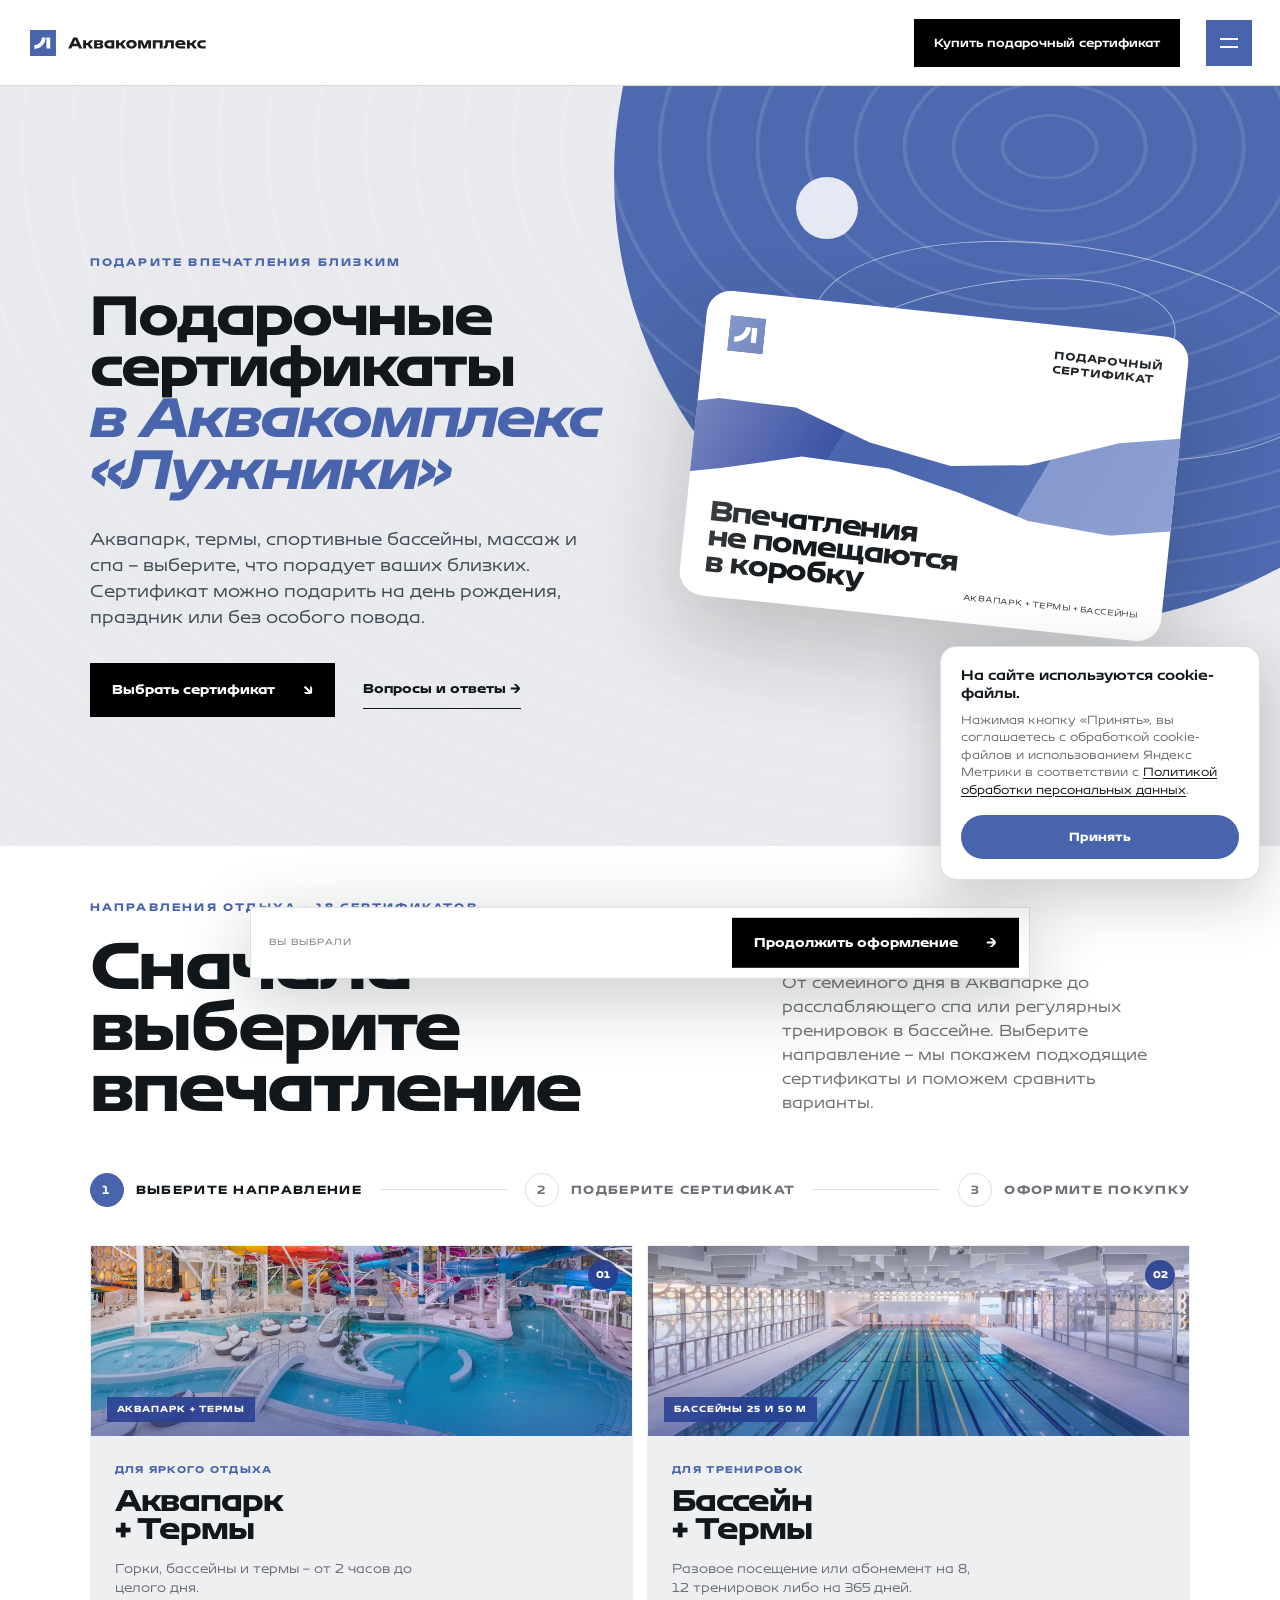
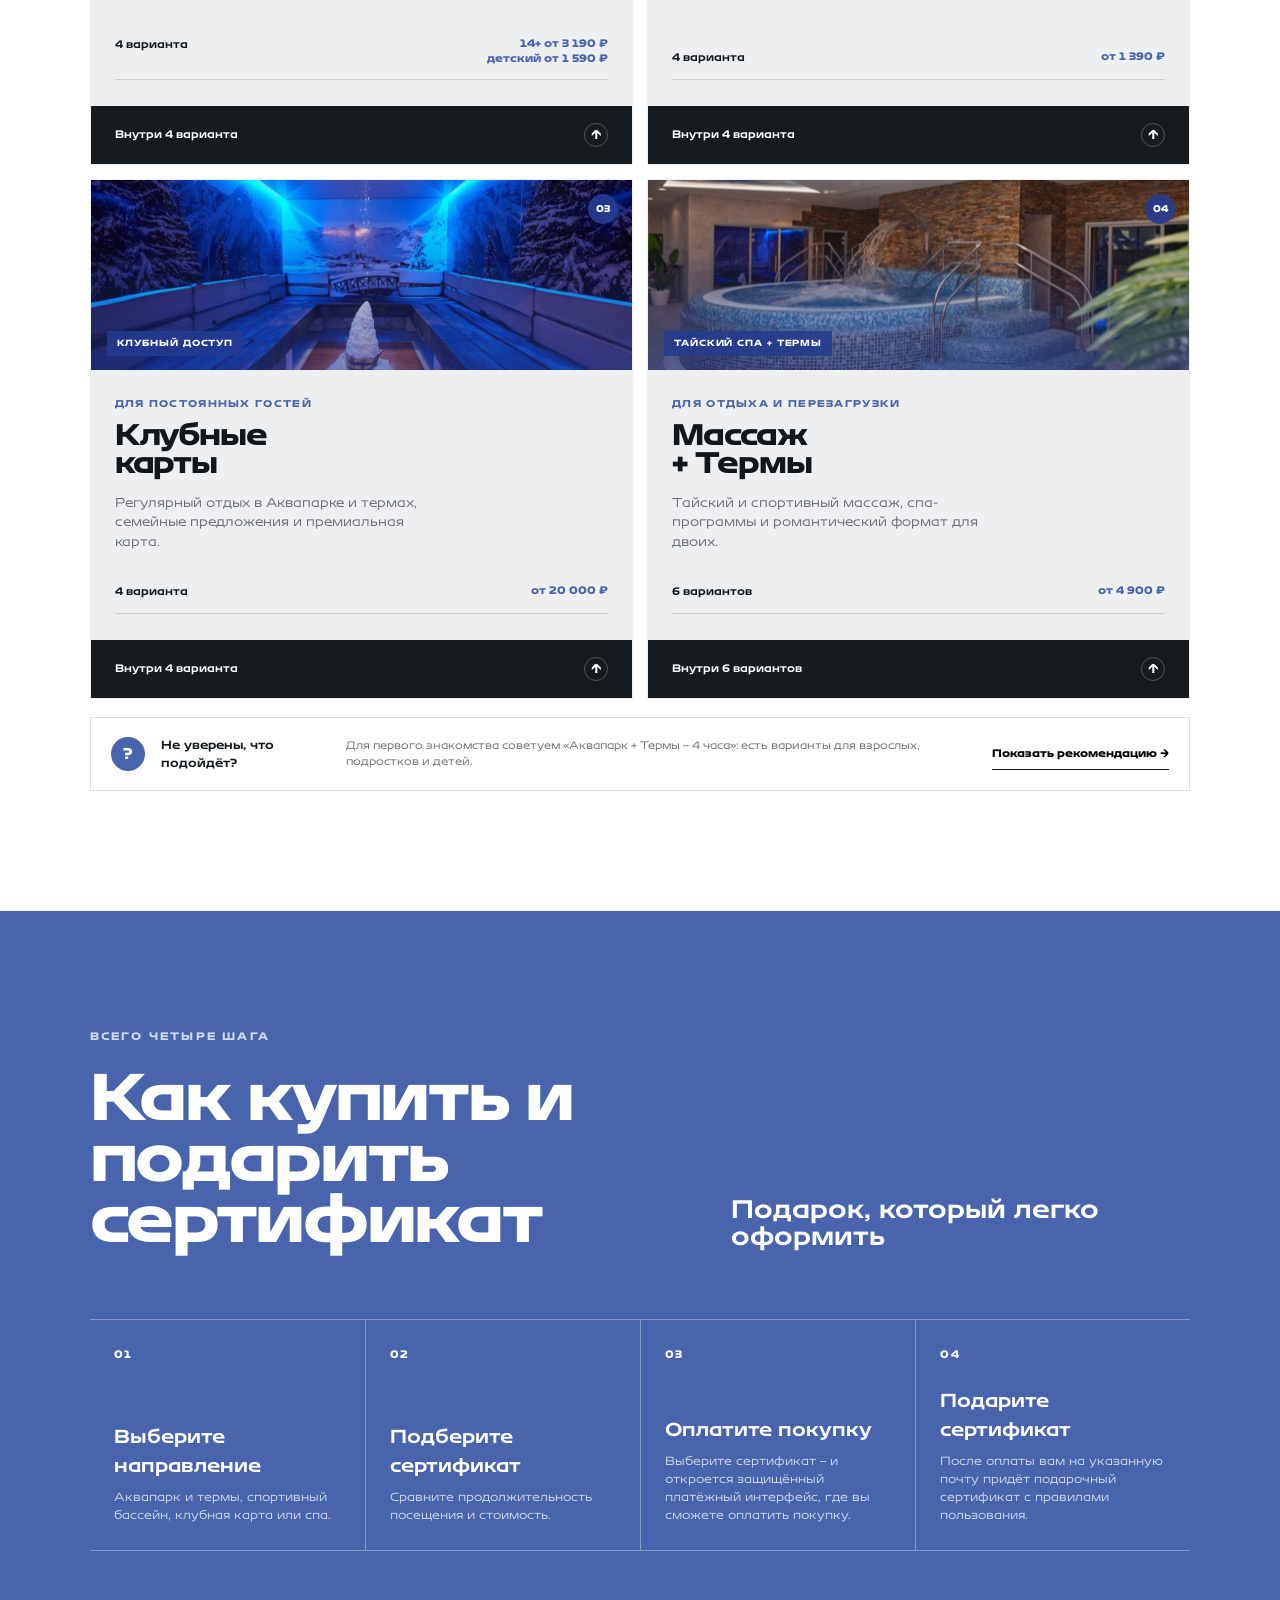
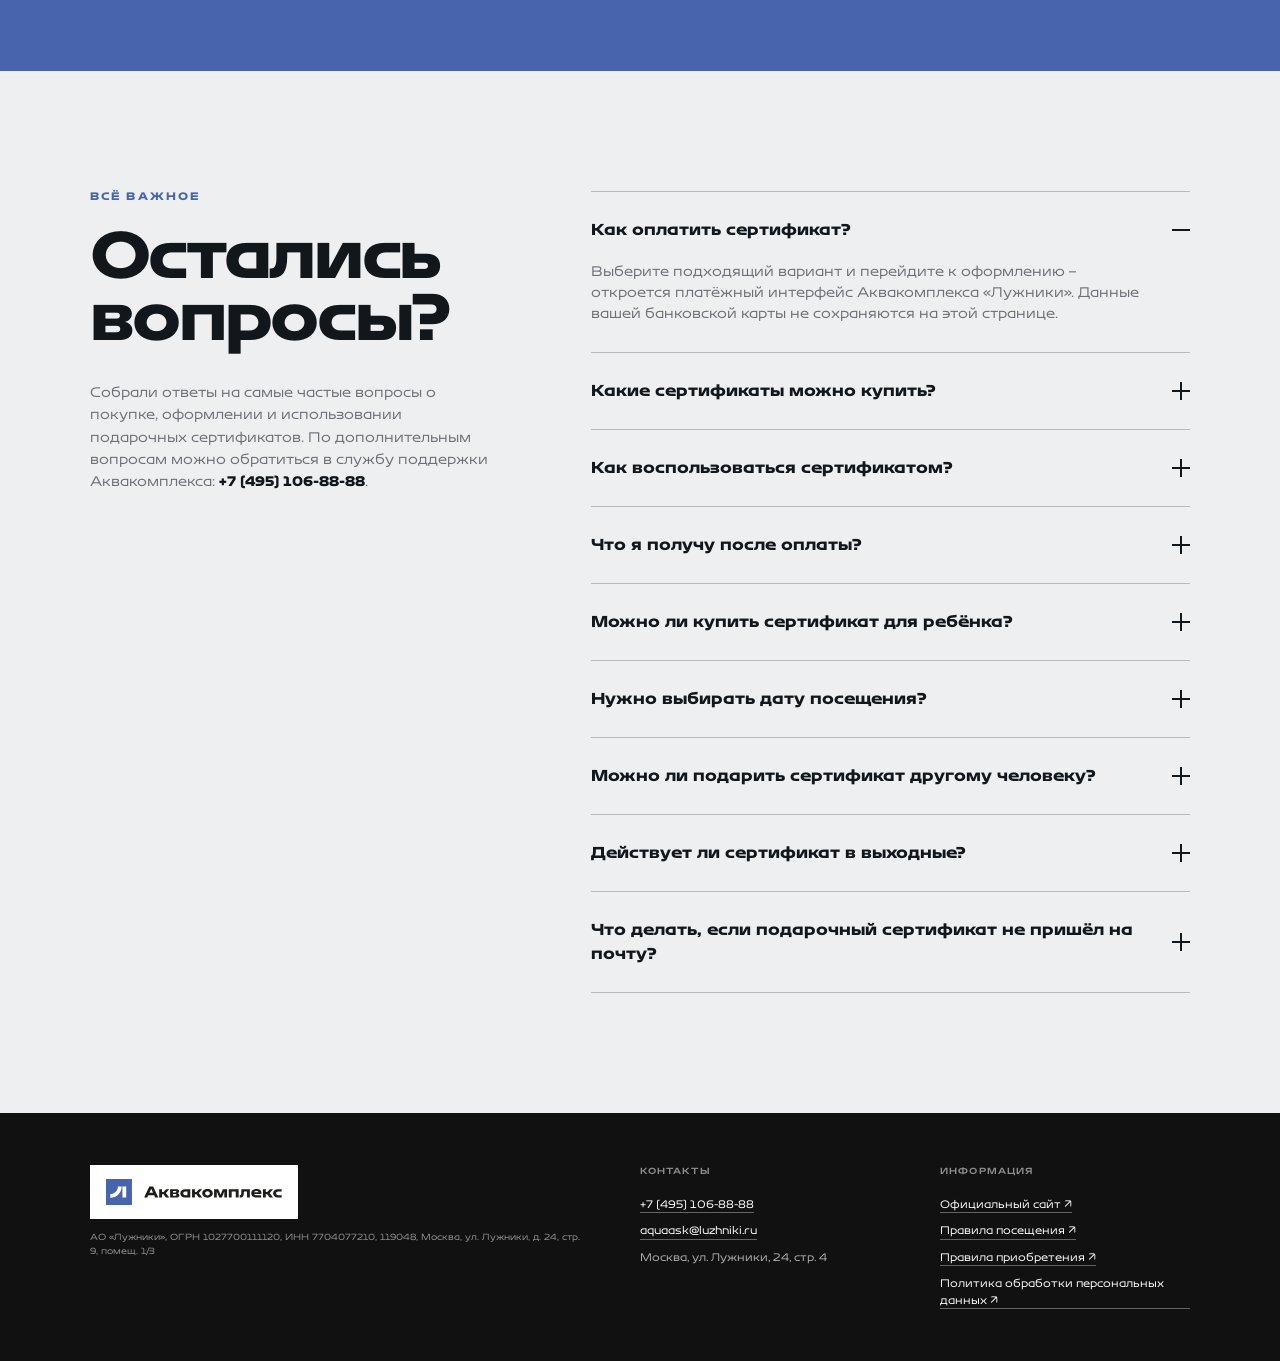
<file: index.html>
<!doctype html>
<html lang="ru">
  <head>
    <meta charset="UTF-8" />
    <!-- Yandex.Metrika counter -->
    <script type="text/javascript">
      (function(m,e,t,r,i,k,a){
        m[i]=m[i]||function(){(m[i].a=m[i].a||[]).push(arguments)};
        m[i].l=1*new Date();
        for (var j = 0; j < document.scripts.length; j++) {if (document.scripts[j].src === r) { return; }}
        k=e.createElement(t),a=e.getElementsByTagName(t)[0],k.async=1,k.src=r,a.parentNode.insertBefore(k,a)
      })(window, document,'script','https://mc.yandex.ru/metrika/tag.js?id=114343654', 'ym');

      ym(114343654, 'init', {ssr:true, webvisor:true, clickmap:true, ecommerce:"dataLayer", referrer: document.referrer, url: location.href, accurateTrackBounce:true, trackLinks:true});
    </script>
    <!-- /Yandex.Metrika counter -->
    <meta name="viewport" content="width=device-width, initial-scale=1" />
    <meta name="theme-color" content="#4764ad" />
    <link rel="icon" href="assets/aqua-emblem.svg" type="image/svg+xml" />
    <meta name="robots" content="index, follow, max-snippet:-1, max-image-preview:large, max-video-preview:-1" />
    <meta
      name="description"
      content="Подарочные сертификаты в Аквакомплексе «Лужники» в Москве: аквапарк и термы, спортивный бассейн, клубные карты, массаж и спа."
    />
    <title>Подарочные сертификаты в Аквакомплексе «Лужники» – купить онлайн</title>
    <link rel="canonical" href="https://gift.luzhniki.ru/" />
    <meta property="og:type" content="website" />
    <meta property="og:locale" content="ru_RU" />
    <meta property="og:title" content="Подарочные сертификаты в Аквакомплексе «Лужники» – купить онлайн" />
    <meta property="og:description" content="Аквапарк и термы, спортивные бассейны, клубные карты, массаж и спа в Москве. Сравните цены и условия." />
    <meta property="og:url" content="https://gift.luzhniki.ru/" />
    <meta property="og:image" content="https://gift.luzhniki.ru/assets/photos/aquapark.jpg" />
    <meta property="og:image:alt" content="Аквапарк Аквакомплекса Лужники" />
    <meta name="twitter:card" content="summary_large_image" />
    <script type="application/ld+json">
      {
        "@context": "https://schema.org",
        "@graph": [
          {
            "@type": "Organization",
            "@id": "https://aqua.luzhniki.ru/#organization",
            "name": "АО «Лужники»",
            "legalName": "Акционерное общество «Олимпийский комплекс „Лужники“»",
            "url": "https://aqua.luzhniki.ru/",
            "taxID": "7704077210",
            "telephone": "+7-495-106-88-88",
            "email": "aquaask@luzhniki.ru",
            "address": {
              "@type": "PostalAddress",
              "streetAddress": "ул. Лужники, д. 24, стр. 9, помещ. 1/3",
              "postalCode": "119048",
              "addressLocality": "Москва",
              "addressCountry": "RU"
            },
            "location": {
              "@type": "Place",
              "name": "Аквакомплекс «Лужники»",
              "address": {
                "@type": "PostalAddress",
                "streetAddress": "ул. Лужники, д. 24, стр. 4",
                "postalCode": "119270",
                "addressLocality": "Москва",
                "addressCountry": "RU"
              }
            }
          },
          {
            "@type": "WebPage",
            "@id": "https://gift.luzhniki.ru/#webpage",
            "url": "https://gift.luzhniki.ru/",
            "name": "Подарочные сертификаты в Аквакомплексе «Лужники» – купить онлайн",
            "description": "Подарочные сертификаты в Аквакомплексе «Лужники» в Москве: аквапарк и термы, спортивный бассейн, клубные карты, массаж и спа.",
            "inLanguage": "ru-RU",
            "dateModified": "2026-11-26",
            "about": { "@id": "https://aqua.luzhniki.ru/#organization" },
            "mainEntity": { "@id": "https://gift.luzhniki.ru/#certificate-list" }
          },
          {
            "@type": "ItemList",
            "@id": "https://gift.luzhniki.ru/#certificate-list",
            "name": "Подарочные сертификаты Аквакомплекса «Лужники»",
            "numberOfItems": 18,
            "itemListElement": [
              {
                "@type": "ListItem",
                "position": 1,
                "item": {
                  "@type": "Product",
                  "name": "Подарочный сертификат Аквапарк + Термы – весь день",
                  "image": "https://gift.luzhniki.ru/assets/photos/aquapark.jpg",
                  "description": "Аквапарк и термальный комплекс с 10:00 до 22:00.",
                  "brand": { "@id": "https://aqua.luzhniki.ru/#organization" },
                  "offers": [
                    { "@type": "Offer", "name": "Взрослые 18+", "price": "4890", "priceCurrency": "RUB", "availability": "https://schema.org/InStock", "url": "https://gift.luzhniki.ru/#catalog", "seller": { "@id": "https://aqua.luzhniki.ru/#organization" } },
                    { "@type": "Offer", "name": "Подростки 14–17 лет", "price": "4890", "priceCurrency": "RUB", "availability": "https://schema.org/InStock", "url": "https://gift.luzhniki.ru/#catalog", "seller": { "@id": "https://aqua.luzhniki.ru/#organization" } },
                    { "@type": "Offer", "name": "Дети 7–13 лет", "price": "2590", "priceCurrency": "RUB", "availability": "https://schema.org/InStock", "url": "https://gift.luzhniki.ru/#catalog", "seller": { "@id": "https://aqua.luzhniki.ru/#organization" } }
                  ]
                }
              },
              {
                "@type": "ListItem",
                "position": 2,
                "item": {
                  "@type": "Product",
                  "name": "Подарочный сертификат Аквапарк + Термы – 4 часа",
                  "image": "https://gift.luzhniki.ru/assets/photos/aquapark.jpg",
                  "description": "Четыре часа в аквапарке и термальном комплексе.",
                  "brand": { "@id": "https://aqua.luzhniki.ru/#organization" },
                  "offers": [
                    { "@type": "Offer", "name": "Взрослые 18+", "price": "4290", "priceCurrency": "RUB", "availability": "https://schema.org/InStock", "url": "https://gift.luzhniki.ru/#catalog", "seller": { "@id": "https://aqua.luzhniki.ru/#organization" } },
                    { "@type": "Offer", "name": "Подростки 14–17 лет", "price": "4290", "priceCurrency": "RUB", "availability": "https://schema.org/InStock", "url": "https://gift.luzhniki.ru/#catalog", "seller": { "@id": "https://aqua.luzhniki.ru/#organization" } },
                    { "@type": "Offer", "name": "Дети 7–13 лет", "price": "2190", "priceCurrency": "RUB", "availability": "https://schema.org/InStock", "url": "https://gift.luzhniki.ru/#catalog", "seller": { "@id": "https://aqua.luzhniki.ru/#organization" } }
                  ]
                }
              },
              {
                "@type": "ListItem",
                "position": 3,
                "item": {
                  "@type": "Product",
                  "name": "Подарочный сертификат Аквапарк + Термы – 3 часа",
                  "image": "https://gift.luzhniki.ru/assets/photos/aquapark.jpg",
                  "description": "Три часа в аквапарке и термальном комплексе.",
                  "brand": { "@id": "https://aqua.luzhniki.ru/#organization" },
                  "offers": [
                    { "@type": "Offer", "name": "Взрослые 18+", "price": "3690", "priceCurrency": "RUB", "availability": "https://schema.org/InStock", "url": "https://gift.luzhniki.ru/#catalog", "seller": { "@id": "https://aqua.luzhniki.ru/#organization" } },
                    { "@type": "Offer", "name": "Подростки 14–17 лет", "price": "3690", "priceCurrency": "RUB", "availability": "https://schema.org/InStock", "url": "https://gift.luzhniki.ru/#catalog", "seller": { "@id": "https://aqua.luzhniki.ru/#organization" } },
                    { "@type": "Offer", "name": "Дети 7–13 лет", "price": "1990", "priceCurrency": "RUB", "availability": "https://schema.org/InStock", "url": "https://gift.luzhniki.ru/#catalog", "seller": { "@id": "https://aqua.luzhniki.ru/#organization" } }
                  ]
                }
              },
              {
                "@type": "ListItem",
                "position": 4,
                "item": {
                  "@type": "Product",
                  "name": "Подарочный сертификат Аквапарк + Термы – 2 часа",
                  "image": "https://gift.luzhniki.ru/assets/photos/aquapark.jpg",
                  "description": "Два часа в аквапарке и термальном комплексе.",
                  "brand": { "@id": "https://aqua.luzhniki.ru/#organization" },
                  "offers": [
                    { "@type": "Offer", "name": "Взрослые 18+", "price": "3190", "priceCurrency": "RUB", "availability": "https://schema.org/InStock", "url": "https://gift.luzhniki.ru/#catalog", "seller": { "@id": "https://aqua.luzhniki.ru/#organization" } },
                    { "@type": "Offer", "name": "Подростки 14–17 лет", "price": "3190", "priceCurrency": "RUB", "availability": "https://schema.org/InStock", "url": "https://gift.luzhniki.ru/#catalog", "seller": { "@id": "https://aqua.luzhniki.ru/#organization" } },
                    { "@type": "Offer", "name": "Дети 7–13 лет", "price": "1590", "priceCurrency": "RUB", "availability": "https://schema.org/InStock", "url": "https://gift.luzhniki.ru/#catalog", "seller": { "@id": "https://aqua.luzhniki.ru/#organization" } }
                  ]
                }
              },
              { "@type": "ListItem", "position": 5, "item": { "@type": "Product", "name": "Подарочный сертификат Бассейн + Термы – одно посещение", "image": "https://gift.luzhniki.ru/assets/photos/pool.jpg", "description": "Одно посещение спортивного бассейна и термального комплекса для взрослого.", "brand": { "@id": "https://aqua.luzhniki.ru/#organization" }, "offers": { "@type": "Offer", "price": "1390", "priceCurrency": "RUB", "availability": "https://schema.org/InStock", "url": "https://gift.luzhniki.ru/#catalog", "seller": { "@id": "https://aqua.luzhniki.ru/#organization" } } } },
              { "@type": "ListItem", "position": 6, "item": { "@type": "Product", "name": "Подарочный сертификат Бассейн + Термы – 8 посещений", "image": "https://gift.luzhniki.ru/assets/photos/pool.jpg", "description": "Восемь посещений спортивного бассейна и термального комплекса.", "brand": { "@id": "https://aqua.luzhniki.ru/#organization" }, "offers": { "@type": "Offer", "price": "6000", "priceCurrency": "RUB", "availability": "https://schema.org/InStock", "url": "https://gift.luzhniki.ru/#catalog", "seller": { "@id": "https://aqua.luzhniki.ru/#organization" } } } },
              { "@type": "ListItem", "position": 7, "item": { "@type": "Product", "name": "Подарочный сертификат Бассейн + Термы – 12 посещений", "image": "https://gift.luzhniki.ru/assets/photos/pool.jpg", "description": "Двенадцать посещений спортивного бассейна и термального комплекса.", "brand": { "@id": "https://aqua.luzhniki.ru/#organization" }, "offers": { "@type": "Offer", "price": "8600", "priceCurrency": "RUB", "availability": "https://schema.org/InStock", "url": "https://gift.luzhniki.ru/#catalog", "seller": { "@id": "https://aqua.luzhniki.ru/#organization" } } } },
              { "@type": "ListItem", "position": 8, "item": { "@type": "Product", "name": "Подарочный сертификат Бассейн + Термы – 365 дней", "image": "https://gift.luzhniki.ru/assets/photos/pool.jpg", "description": "Годовой абонемент в спортивный бассейн и термальный комплекс.", "brand": { "@id": "https://aqua.luzhniki.ru/#organization" }, "offers": { "@type": "Offer", "price": "57900", "priceCurrency": "RUB", "availability": "https://schema.org/InStock", "url": "https://gift.luzhniki.ru/#catalog", "seller": { "@id": "https://aqua.luzhniki.ru/#organization" } } } },
              { "@type": "ListItem", "position": 9, "item": { "@type": "Product", "name": "Клубная карта «Аквалужники 6»", "image": "https://gift.luzhniki.ru/assets/photos/club.jpg", "description": "Шесть посещений Аквапарка + Терм на весь день.", "brand": { "@id": "https://aqua.luzhniki.ru/#organization" }, "offers": { "@type": "Offer", "price": "20000", "priceCurrency": "RUB", "availability": "https://schema.org/InStock", "url": "https://gift.luzhniki.ru/#catalog", "seller": { "@id": "https://aqua.luzhniki.ru/#organization" } } } },
              { "@type": "ListItem", "position": 10, "item": { "@type": "Product", "name": "Клубная карта «Аквалужники 12»", "image": "https://gift.luzhniki.ru/assets/photos/club.jpg", "description": "Двенадцать посещений Аквапарка + Терм на весь день.", "brand": { "@id": "https://aqua.luzhniki.ru/#organization" }, "offers": { "@type": "Offer", "price": "35000", "priceCurrency": "RUB", "availability": "https://schema.org/InStock", "url": "https://gift.luzhniki.ru/#catalog", "seller": { "@id": "https://aqua.luzhniki.ru/#organization" } } } },
              { "@type": "ListItem", "position": 11, "item": { "@type": "Product", "name": "Клубная карта «Аквалужники. Семья»", "image": "https://gift.luzhniki.ru/assets/photos/club.jpg", "description": "Двенадцать семейных посещений для двух взрослых и двух детей.", "brand": { "@id": "https://aqua.luzhniki.ru/#organization" }, "offers": { "@type": "Offer", "price": "65000", "priceCurrency": "RUB", "availability": "https://schema.org/InStock", "url": "https://gift.luzhniki.ru/#catalog", "seller": { "@id": "https://aqua.luzhniki.ru/#organization" } } } },
              { "@type": "ListItem", "position": 12, "item": { "@type": "Product", "name": "Клубная карта «Аквалужники Премиум»", "image": "https://gift.luzhniki.ru/assets/photos/club.jpg", "description": "Аквапарк, термы и спортивный бассейн в рамках клубной карты.", "brand": { "@id": "https://aqua.luzhniki.ru/#organization" }, "offers": { "@type": "Offer", "price": "70000", "priceCurrency": "RUB", "availability": "https://schema.org/InStock", "url": "https://gift.luzhniki.ru/#catalog", "seller": { "@id": "https://aqua.luzhniki.ru/#organization" } } } },
              { "@type": "ListItem", "position": 13, "item": { "@type": "Product", "name": "Подарочный сертификат «Традиции Таиланда»", "image": "https://gift.luzhniki.ru/assets/photos/spa.jpg", "description": "60 минут массажа и 60 минут отдыха в термах.", "brand": { "@id": "https://aqua.luzhniki.ru/#organization" }, "offers": { "@type": "Offer", "price": "4900", "priceCurrency": "RUB", "availability": "https://schema.org/InStock", "url": "https://gift.luzhniki.ru/#catalog", "seller": { "@id": "https://aqua.luzhniki.ru/#organization" } } } },
              { "@type": "ListItem", "position": 14, "item": { "@type": "Product", "name": "Подарочный сертификат «Тайское наслаждение»", "image": "https://gift.luzhniki.ru/assets/photos/spa.jpg", "description": "90 минут массажа и 60 минут отдыха в термах.", "brand": { "@id": "https://aqua.luzhniki.ru/#organization" }, "offers": { "@type": "Offer", "price": "6300", "priceCurrency": "RUB", "availability": "https://schema.org/InStock", "url": "https://gift.luzhniki.ru/#catalog", "seller": { "@id": "https://aqua.luzhniki.ru/#organization" } } } },
              { "@type": "ListItem", "position": 15, "item": { "@type": "Product", "name": "Подарочный сертификат «Райские грёзы»", "image": "https://gift.luzhniki.ru/assets/photos/spa.jpg", "description": "120 минут спа-программы и 60 минут отдыха в термах.", "brand": { "@id": "https://aqua.luzhniki.ru/#organization" }, "offers": { "@type": "Offer", "price": "8900", "priceCurrency": "RUB", "availability": "https://schema.org/InStock", "url": "https://gift.luzhniki.ru/#catalog", "seller": { "@id": "https://aqua.luzhniki.ru/#organization" } } } },
              { "@type": "ListItem", "position": 16, "item": { "@type": "Product", "name": "Подарочный сертификат Спортивный массаж + Термы – 60 минут", "image": "https://gift.luzhniki.ru/assets/photos/spa.jpg", "description": "60 минут спортивного массажа и 60 минут отдыха в термах.", "brand": { "@id": "https://aqua.luzhniki.ru/#organization" }, "offers": { "@type": "Offer", "price": "5200", "priceCurrency": "RUB", "availability": "https://schema.org/InStock", "url": "https://gift.luzhniki.ru/#catalog", "seller": { "@id": "https://aqua.luzhniki.ru/#organization" } } } },
              { "@type": "ListItem", "position": 17, "item": { "@type": "Product", "name": "Подарочный сертификат Спортивный массаж + Термы – 90 минут", "image": "https://gift.luzhniki.ru/assets/photos/spa.jpg", "description": "90 минут спортивного массажа и 60 минут отдыха в термах.", "brand": { "@id": "https://aqua.luzhniki.ru/#organization" }, "offers": { "@type": "Offer", "price": "6600", "priceCurrency": "RUB", "availability": "https://schema.org/InStock", "url": "https://gift.luzhniki.ru/#catalog", "seller": { "@id": "https://aqua.luzhniki.ru/#organization" } } } },
              { "@type": "ListItem", "position": 18, "item": { "@type": "Product", "name": "Подарочный сертификат спа для двоих + Термы", "image": "https://gift.luzhniki.ru/assets/photos/spa.jpg", "description": "спа-ритуал на двоих: 90 минут массажа и 60 минут отдыха в термах.", "brand": { "@id": "https://aqua.luzhniki.ru/#organization" }, "offers": { "@type": "Offer", "price": "15600", "priceCurrency": "RUB", "availability": "https://schema.org/InStock", "url": "https://gift.luzhniki.ru/#catalog", "seller": { "@id": "https://aqua.luzhniki.ru/#organization" } } } }
            ]
          }
        ]
      }
    </script>
    <link rel="stylesheet" href="styles.css" />
    <script src="script.js" defer></script>
  </head>
  <body>
    <noscript><div><img src="https://mc.yandex.ru/watch/114343654" style="position:absolute; left:-9999px;" alt="" /></div></noscript>
    <a class="skip-link" href="#catalog-start">Перейти к выбору сертификата</a>

    <header class="site-header">
      <a class="brand" href="#top" aria-label="Аквакомплекс Лужники – на главную">
        <span class="official-logo" aria-hidden="true"></span>
      </a>
      <nav class="desktop-nav" aria-label="Разделы официального сайта">
        <a href="https://aqua.luzhniki.ru/about/" target="_blank" rel="noopener noreferrer">О нас</a>
        <a href="https://aqua.luzhniki.ru/news/" target="_blank" rel="noopener noreferrer">Новости</a>
        <a href="https://aqua.luzhniki.ru/services/" target="_blank" rel="noopener noreferrer">Услуги</a>
        <a href="https://aqua.luzhniki.ru/shkola-plavaniya/" target="_blank" rel="noopener noreferrer">Школа плавания</a>
        <a href="https://aqua.luzhniki.ru/tarify/" target="_blank" rel="noopener noreferrer">Тарифы</a>
        <a href="https://aqua.luzhniki.ru/b2b/" target="_blank" rel="noopener noreferrer">Корпоративным клиентам</a>
        <a href="https://aqua.luzhniki.ru/legal/" target="_blank" rel="noopener noreferrer">Правила</a>
        <a href="https://aqua.luzhniki.ru/contacts/" target="_blank" rel="noopener noreferrer">Контакты</a>
        <a href="https://aqua.luzhniki.ru/vopros-otvet/" target="_blank" rel="noopener noreferrer">(FAQ) Вопросы и ответы</a>
        <a href="https://aqua.luzhniki.ru/merch/" target="_blank" rel="noopener noreferrer">Мерч</a>
      </nav>
      <a class="header-cta" href="#catalog-start">Купить подарочный сертификат</a>
      <button class="menu-button" type="button" aria-label="Открыть меню" aria-expanded="false">
        <span></span><span></span>
      </button>
    </header>

    <nav class="mobile-nav" aria-label="Разделы официального сайта" hidden>
      <a href="https://aqua.luzhniki.ru/about/" target="_blank" rel="noopener noreferrer">О нас</a>
      <a href="https://aqua.luzhniki.ru/news/" target="_blank" rel="noopener noreferrer">Новости</a>
      <a href="https://aqua.luzhniki.ru/services/" target="_blank" rel="noopener noreferrer">Услуги</a>
      <a href="https://aqua.luzhniki.ru/shkola-plavaniya/" target="_blank" rel="noopener noreferrer">Школа плавания</a>
      <a href="https://aqua.luzhniki.ru/tarify/" target="_blank" rel="noopener noreferrer">Тарифы</a>
      <a href="https://aqua.luzhniki.ru/b2b/" target="_blank" rel="noopener noreferrer">Корпоративным клиентам</a>
      <a href="https://aqua.luzhniki.ru/legal/" target="_blank" rel="noopener noreferrer">Правила</a>
      <a href="https://aqua.luzhniki.ru/contacts/" target="_blank" rel="noopener noreferrer">Контакты</a>
      <a href="https://aqua.luzhniki.ru/vopros-otvet/" target="_blank" rel="noopener noreferrer">(FAQ) Вопросы и ответы</a>
      <a href="https://aqua.luzhniki.ru/merch/" target="_blank" rel="noopener noreferrer">Мерч</a>
    </nav>

    <main id="top">
      <section class="hero">
        <div class="hero-water" aria-hidden="true">
          <span class="ripple ripple-one"></span>
          <span class="ripple ripple-two"></span>
          <span class="sun-disc"></span>
        </div>
        <div class="hero-copy">
          <p class="eyebrow">Подарите впечатления близким</p>
          <h1>Подарочные сертификаты<em><span>в&nbsp;Аквакомплекс</span><span>«Лужники»</span></em></h1>
          <p class="hero-lead">
            Аквапарк, термы, спортивные бассейны, массаж и спа – выберите, что порадует ваших близких. Сертификат можно подарить на день рождения, праздник или без особого повода.
          </p>
          <div class="hero-actions">
            <a class="button button-dark" href="#catalog-start">Выбрать сертификат <span>↘</span></a>
            <a class="text-link" href="#faq">Вопросы и ответы <span>→</span></a>
          </div>
        </div>
        <div class="hero-card" aria-label="Предпросмотр подарочного сертификата">
          <div class="gift-card">
            <div class="gift-card-top">
              <span class="mini-logo" aria-label="Эмблема Аквакомплекса Лужники"></span>
              <span>Подарочный<br />сертификат</span>
            </div>
            <div class="gift-card-wave" aria-hidden="true"></div>
            <div class="gift-card-bottom">
              <strong><span>Впечатления</span><span>не&nbsp;помещаются</span><span>в&nbsp;коробку</span></strong>
              <small>Аквапарк + Термы + Бассейны</small>
            </div>
          </div>
          <span class="card-note">Можно подарить близким<br />или оставить себе</span>
        </div>
      </section>

      <aside class="source-strip" aria-label="Источник и актуальность информации" hidden>
        <p><strong>Источник условий:</strong> <a href="https://aqua.luzhniki.ru/tarify/" target="_blank" rel="noopener noreferrer">официальный сайт Аквакомплекса «Лужники» ↗</a></p>
        <p><strong>Проверено:</strong> 30 октября 2026 года</p>
        <p><strong>Обновление:</strong> владелец страницы</p>
      </aside>

      <section class="catalog section" id="catalog">
        <div class="section-heading" id="catalog-start">
          <div>
            <p class="eyebrow">Направления отдыха – 18 сертификатов</p>
            <h2>Сначала выберите<br />впечатление</h2>
          </div>
          <p>
            От семейного дня в Аквапарке до расслабляющего спа или регулярных тренировок в бассейне. Выберите направление – мы покажем подходящие сертификаты и поможем сравнить варианты.
          </p>
        </div>

        <div class="finder-progress" aria-label="Этапы оформления">
          <span class="current"><b>1</b> Выберите направление</span>
          <i></i>
          <span><b>2</b> Подберите сертификат</span>
          <i></i>
          <span><b>3</b> Оформите покупку</span>
        </div>

        <div class="experience-choices" role="group" aria-label="Выберите формат отдыха">
          <button class="experience-card experience-aqua" type="button" data-category="aqua" aria-pressed="false">
            <span class="experience-number">01</span>
            <span class="experience-art art-aqua" role="img" aria-label="Аквапарк Аквакомплекса Лужники с водными горками и бассейнами">
              <span class="experience-photo-label">Аквапарк + Термы</span>
            </span>
            <span class="experience-kicker">Для яркого отдыха</span>
            <strong>Аквапарк<br />+ Термы</strong>
            <span class="experience-copy">Горки, бассейны и термы – от 2 часов до целого дня.</span>
            <span class="experience-meta"><b>4 варианта</b><i>14+ от 3 190 ₽<br />детский от 1 590 ₽</i></span>
            <span class="experience-drawer" aria-hidden="true">
              <span class="drawer-head"><b>Внутри 4 варианта</b><i>↑</i></span>
              <span class="drawer-list">
                <span><b>2 часа</b><i>3 190 / 1 590 ₽</i></span>
                <span><b>3 часа</b><i>3 690 / 1 990 ₽</i></span>
                <span><b>4 часа</b><i>4 290 / 2 190 ₽</i></span>
                <span><b>Весь день</b><i>4 890 / 2 590 ₽</i></span>
              </span>
              <span class="drawer-cta">Перейти к выбору <b>→</b></span>
            </span>
          </button>

          <button class="experience-card experience-pool" type="button" data-category="pool" aria-pressed="false">
            <span class="experience-number">02</span>
            <span class="experience-art art-pool" role="img" aria-label="Крытые бассейны 25 и 50 м Аквакомплекса Лужники">
              <span class="experience-photo-label">Бассейны 25 и 50 м</span>
            </span>
            <span class="experience-kicker">Для тренировок</span>
            <strong>Бассейн<br />+ Термы</strong>
            <span class="experience-copy">Разовое посещение или абонемент на 8, 12 тренировок либо на 365 дней.</span>
            <span class="experience-meta"><b>4 варианта</b><i>от 1 390 ₽</i></span>
            <span class="experience-drawer" aria-hidden="true">
              <span class="drawer-head"><b>Внутри 4 варианта</b><i>↑</i></span>
              <span class="drawer-list">
                <span><b>Одно посещение</b><i>1 390 ₽</i></span>
                <span><b>8 посещений</b><i>6 000 ₽</i></span>
                <span><b>12 посещений</b><i>8 600 ₽</i></span>
                <span><b>365 дней</b><i>57 900 ₽</i></span>
              </span>
              <span class="drawer-cta">Перейти к выбору <b>→</b></span>
            </span>
          </button>

          <button class="experience-card experience-club" type="button" data-category="club" aria-pressed="false">
            <span class="experience-number">03</span>
            <span class="experience-art art-club" role="img" aria-label="Термально-оздоровительная зона Аквакомплекса Лужники">
              <span class="experience-photo-label">Клубный доступ</span>
            </span>
            <span class="experience-kicker">Для постоянных гостей</span>
            <strong>Клубные<br />карты</strong>
            <span class="experience-copy">Регулярный отдых в Аквапарке и термах, семейные предложения и премиальная карта.</span>
            <span class="experience-meta"><b>4 варианта</b><i>от 20 000 ₽</i></span>
            <span class="experience-drawer" aria-hidden="true">
              <span class="drawer-head"><b>Внутри 4 варианта</b><i>↑</i></span>
              <span class="drawer-list">
                <span><b>Аквалужники 6</b><i>20 000 ₽</i></span>
                <span><b>Аквалужники 12</b><i>35 000 ₽</i></span>
                <span><b>Аквалужники. Семья</b><i>65 000 ₽</i></span>
                <span><b>Премиум</b><i>70 000 ₽</i></span>
              </span>
              <span class="drawer-cta">Перейти к выбору <b>→</b></span>
            </span>
          </button>

          <button class="experience-card experience-spa" type="button" data-category="spa" aria-pressed="false">
            <span class="experience-number">04</span>
            <span class="experience-art art-spa" role="img" aria-label="Тайский спа и массаж в Аквакомплексе Лужники">
              <span class="experience-photo-label">Тайский СПА + Термы</span>
            </span>
            <span class="experience-kicker">Для отдыха и перезагрузки</span>
            <strong>Массаж<br />+ Термы</strong>
            <span class="experience-copy">Тайский и спортивный массаж, спа-программы и романтический формат для двоих.</span>
            <span class="experience-meta"><b>6 вариантов</b><i>от 4 900 ₽</i></span>
            <span class="experience-drawer" aria-hidden="true">
              <span class="drawer-head"><b>Внутри 6 вариантов</b><i>↑</i></span>
              <span class="drawer-list">
                <span><b>60 + 60 минут</b><i>от 4 900 ₽</i></span>
                <span><b>90 + 60 минут</b><i>от 6 300 ₽</i></span>
                <span><b>спа 120 + 60 минут</b><i>8 900 ₽</i></span>
                <span><b>Для двоих</b><i>15 600 ₽</i></span>
              </span>
              <span class="drawer-cta">Перейти к выбору <b>→</b></span>
            </span>
          </button>
        </div>

        <div class="options-shell" id="options-shell" hidden>
          <div class="options-head">
            <div>
              <p class="eyebrow">Шаг 2 из 3</p>
              <h3 id="options-title">Выберите сертификат</h3>
              <p id="options-description"></p>
            </div>
            <button class="change-category" type="button">← Выбрать другой формат</button>
          </div>
          <div class="mobile-category-tabs" role="group" aria-label="Сменить формат отдыха">
            <button type="button" data-category-switch="aqua" aria-pressed="false"><b>01</b> Аквапарк</button>
            <button type="button" data-category-switch="pool" aria-pressed="false"><b>02</b> Бассейн</button>
            <button type="button" data-category-switch="club" aria-pressed="false"><b>03</b> Карты</button>
            <button type="button" data-category-switch="spa" aria-pressed="false"><b>04</b> спа</button>
          </div>
          <div class="certificate-grid" id="certificate-grid" aria-live="polite"></div>
        </div>

        <div class="finder-help">
          <span class="help-mark">?</span>
          <div><strong>Не уверены, что подойдёт?</strong><small>Для первого знакомства советуем «Аквапарк + Термы – 4 часа»: есть варианты для взрослых, подростков и детей.</small></div>
          <button type="button" data-recommend="aqua-4h">Показать рекомендацию →</button>
        </div>
      </section>

      <section class="purchase-guide section" id="how-it-works">
        <div class="guide-heading">
          <p class="eyebrow">Всего четыре шага</p>
          <h2>Как купить и подарить сертификат</h2>
          <h3>Подарок, который легко оформить</h3>
        </div>
        <ol class="guide-grid">
          <li><span>01</span><strong>Выберите направление</strong><p>Аквапарк и термы, спортивный бассейн, клубная карта или спа.</p></li>
          <li><span>02</span><strong>Подберите сертификат</strong><p>Сравните продолжительность посещения и стоимость.</p></li>
          <li><span>03</span><strong>Оплатите покупку</strong><p>Выберите сертификат – и откроется защищённый платёжный интерфейс, где вы сможете оплатить покупку.</p></li>
          <li><span>04</span><strong>Подарите сертификат</strong><p>После оплаты вам на указанную почту придёт подарочный сертификат с правилами пользования.</p></li>
        </ol>
      </section>

      <section class="catalog-index section" aria-labelledby="catalog-index-title" hidden>
        <div class="catalog-index-heading">
          <p class="eyebrow">Все варианты одним списком</p>
          <h2 id="catalog-index-title">Сравнение сертификатов и цен</h2>
          <p>Цены ниже помогают сравнить варианты. Итоговый состав заказа подтверждается при официальном оформлении.</p>
        </div>
        <div class="catalog-index-grid">
          <details open>
            <summary>Аквапарк + Термы <span>4 варианта</span></summary>
            <ul class="index-list">
              <li>
                <div><strong>Аквапарк + Термы – весь день</strong><span>Получатели: взрослые 18+, подростки 14–17 лет или дети 7–13 лет.</span><span>Состав: аквапарк и термальный комплекс с 10:00 до 22:00.</span><span>Активация: в течение 180 дней со дня покупки.</span><span>Получение: электронный документ после полной оплаты.</span></div>
                <aside><b>4 890 ₽ взрослые и подростки<br />2 590 ₽ дети</b><a href="https://aqua.luzhniki.ru/tarify/" target="_blank" rel="noopener noreferrer">Официальные условия ↗</a></aside>
              </li>
              <li>
                <div><strong>Аквапарк + Термы – 4 часа</strong><span>Получатели: взрослые 18+, подростки 14–17 лет или дети 7–13 лет.</span><span>Состав: аквапарк и термальный комплекс, продолжительность 4 часа.</span><span>Активация: в течение 180 дней со дня покупки.</span><span>Получение: электронный документ после полной оплаты.</span></div>
                <aside><b>4 290 ₽ взрослые и подростки<br />2 190 ₽ дети</b><a href="https://aqua.luzhniki.ru/tarify/" target="_blank" rel="noopener noreferrer">Официальные условия ↗</a></aside>
              </li>
              <li>
                <div><strong>Аквапарк + Термы – 3 часа</strong><span>Получатели: взрослые 18+, подростки 14–17 лет или дети 7–13 лет.</span><span>Состав: аквапарк и термальный комплекс, продолжительность 3 часа.</span><span>Активация: в течение 180 дней со дня покупки.</span><span>Получение: электронный документ после полной оплаты.</span></div>
                <aside><b>3 690 ₽ взрослые и подростки<br />1 990 ₽ дети</b><a href="https://aqua.luzhniki.ru/tarify/" target="_blank" rel="noopener noreferrer">Официальные условия ↗</a></aside>
              </li>
              <li>
                <div><strong>Аквапарк + Термы – 2 часа</strong><span>Получатели: взрослые 18+, подростки 14–17 лет или дети 7–13 лет.</span><span>Состав: аквапарк и термальный комплекс, продолжительность 2 часа.</span><span>Активация: в течение 180 дней со дня покупки.</span><span>Получение: электронный документ после полной оплаты.</span></div>
                <aside><b>3 190 ₽ взрослые и подростки<br />1 590 ₽ дети</b><a href="https://aqua.luzhniki.ru/tarify/" target="_blank" rel="noopener noreferrer">Официальные условия ↗</a></aside>
              </li>
            </ul>
          </details>
          <details>
            <summary>Бассейн + Термы <span>4 варианта</span></summary>
            <ul class="index-list">
              <li>
                <div><strong>Бассейн + Термы – одно посещение</strong><span>Получатель: один посетитель 18+.</span><span>Состав: одно посещение спортивного бассейна; общая продолжительность посещения – 120 минут.</span><span>Активация: в течение 180 дней со дня покупки.</span><span>Получение: электронный билет можно показать с телефона.</span></div>
                <aside><b>1 390 ₽</b><a href="https://aqua.luzhniki.ru/tarify/" target="_blank" rel="noopener noreferrer">Официальные условия ↗</a></aside>
              </li>
              <li>
                <div><strong>Бассейн + Термы – 8 посещений</strong><span>Получатель: один посетитель 16+.</span><span>Состав: 8 посещений спортивного бассейна; за один день доступно одно посещение.</span><span>Активация: в Центре продаж в течение 180 дней со дня покупки; после активации абонемент действует 30 календарных дней.</span><span>Инфраструктура: крытые бассейны 25 и 50 м, термальный комплекс, раздевалка, душ, шкафчик и полотенце; общая продолжительность посещения – 120 минут.</span></div>
                <aside><b>6 000 ₽</b><a href="https://aqua.luzhniki.ru/tarify/" target="_blank" rel="noopener noreferrer">Официальные условия ↗</a></aside>
              </li>
              <li>
                <div><strong>Бассейн + Термы – 12 посещений</strong><span>Получатель: один посетитель 16+.</span><span>Состав: 12 посещений спортивного бассейна; за один день доступно одно посещение.</span><span>Активация: в Центре продаж в течение 180 дней со дня покупки; после активации абонемент действует 30 календарных дней.</span><span>Инфраструктура: крытые бассейны 25 и 50 м, термальный комплекс, раздевалка, душ, шкафчик и полотенце; общая продолжительность посещения – 120 минут.</span></div>
                <aside><b>8 600 ₽</b><a href="https://aqua.luzhniki.ru/vopros-otvet/bassejn/" target="_blank" rel="noopener noreferrer">Официальные условия ↗</a></aside>
              </li>
              <li>
                <div><strong>Бассейн + Термы – 365 дней</strong><span>Получатель: один посетитель 16+.</span><span>Состав: абонемент на 365 дней; за один день доступно одно посещение.</span><span>Активация: в Центре продаж в течение 180 дней со дня покупки; после активации абонемент действует 365 календарных дней.</span><span>Инфраструктура: крытые бассейны 25 и 50 м, термальный комплекс, раздевалка, душ, шкафчик и полотенце; общая продолжительность посещения – 120 минут.</span></div>
                <aside><b>57 900 ₽</b><a href="https://aqua.luzhniki.ru/vopros-otvet/bassejn/" target="_blank" rel="noopener noreferrer">Официальные условия ↗</a></aside>
              </li>
            </ul>
          </details>
          <details>
            <summary>Клубные карты <span>4 варианта</span></summary>
            <ul class="index-list">
              <li>
                <div><strong>Клубная карта «Аквалужники 6»</strong><span>Получатель: карта закрепляется за одним посетителем 16+.</span><span>Состав: 6 посещений Аквапарка + Терм на весь день; включены раздевалка, шкафчик и полотенце.</span><span>Активация: в Центре продаж в течение 180 дней; карта действует 365 дней.</span><span>Получение: электронный документ после оплаты, затем оформление карты в Центре продаж.</span></div>
                <aside><b>20 000 ₽</b><a href="https://aqua.luzhniki.ru/tarify/" target="_blank" rel="noopener noreferrer">Официальные условия ↗</a></aside>
              </li>
              <li>
                <div><strong>Клубная карта «Аквалужники 12»</strong><span>Получатель: карта закрепляется за одним посетителем 16+.</span><span>Состав: 12 посещений Аквапарка + Терм на весь день; включены раздевалка, шкафчик и полотенце.</span><span>Активация: в Центре продаж в течение 180 дней; карта действует 365 дней.</span><span>Получение: электронный документ после оплаты, затем оформление карты в Центре продаж.</span></div>
                <aside><b>35 000 ₽</b><a href="https://aqua.luzhniki.ru/tarify/" target="_blank" rel="noopener noreferrer">Официальные условия ↗</a></aside>
              </li>
              <li>
                <div><strong>Клубная карта «Аквалужники. Семья»</strong><span>Получатели: 2 взрослых 18+ и 2 ребёнка до 14 лет.</span><span>Состав: 12 посещений Аквапарка + Терм на весь день, раздевалка, шкафчик и полотенце.</span><span>Активация: в Центре продаж в течение 180 дней; карта действует 365 дней.</span><span>Получение: электронный документ после оплаты, затем оформление карты в Центре продаж.</span></div>
                <aside><b>65 000 ₽</b><a href="https://aqua.luzhniki.ru/tarify/" target="_blank" rel="noopener noreferrer">Официальные условия ↗</a></aside>
              </li>
              <li>
                <div><strong>Клубная карта «Аквалужники Премиум»</strong><span>Получатели: один взрослый 18+ и один ребёнок до 14 лет.</span><span>Состав: Аквапарк + Термы на весь день, доступ в бассейны 25 и 50 м на 60 минут; доступ в раздевалки и душевые на территории выбранной зоны.</span><span>Активация: в Центре продаж в течение 180 дней со дня покупки, карта действует 365 дней.</span><span>Время посещения: все дни с 10:00 до 22:00.</span></div>
                <aside><b>70 000 ₽</b><a href="https://aqua.luzhniki.ru/tarify/" target="_blank" rel="noopener noreferrer">Официальные условия ↗</a></aside>
              </li>
            </ul>
          </details>
          <details>
            <summary>Массаж + Термы <span>6 вариантов</span></summary>
            <ul class="index-list">
              <li>
                <div><strong>«Традиции Таиланда»</strong><span>Получатель: один взрослый 18+.</span><span>Состав: 60 минут массажа и 60 минут отдыха в термах.</span><span>Срок: 90 дней после покупки. Запись обязательна по телефону +7 (915) 074-94-14.</span><span>Получение: электронный документ после полной оплаты.</span></div>
                <aside><b>4 900 ₽</b><a href="https://aqua.luzhniki.ru/tarify/" target="_blank" rel="noopener noreferrer">Официальные условия ↗</a></aside>
              </li>
              <li>
                <div><strong>«Тайское наслаждение»</strong><span>Получатель: один взрослый 18+.</span><span>Состав: 90 минут массажа и 60 минут отдыха в термах.</span><span>Срок: 90 дней после покупки. Запись обязательна по телефону +7 (915) 074-94-14.</span><span>Получение: электронный документ после полной оплаты.</span></div>
                <aside><b>6 300 ₽</b><a href="https://aqua.luzhniki.ru/tarify/" target="_blank" rel="noopener noreferrer">Официальные условия ↗</a></aside>
              </li>
              <li>
                <div><strong>«Райские грёзы»</strong><span>Получатель: один взрослый 18+.</span><span>Состав: спа-программа на выбор 120 минут и 60 минут отдыха в термах.</span><span>Срок: 90 дней после покупки. Запись обязательна по телефону +7 (915) 074-94-14.</span><span>Получение: электронный документ после полной оплаты.</span></div>
                <aside><b>8 900 ₽</b><a href="https://aqua.luzhniki.ru/tarify/" target="_blank" rel="noopener noreferrer">Официальные условия ↗</a></aside>
              </li>
              <li>
                <div><strong>Спортивный массаж + Термы – 60 минут</strong><span>Получатель: один взрослый 18+.</span><span>Состав: 60 минут спортивного массажа и 60 минут отдыха в термах.</span><span>Срок: 90 дней после покупки. Запись обязательна по телефону +7 (915) 074-94-14.</span><span>Получение: электронный документ после полной оплаты.</span></div>
                <aside><b>5 200 ₽</b><a href="https://aqua.luzhniki.ru/tarify/" target="_blank" rel="noopener noreferrer">Официальные условия ↗</a></aside>
              </li>
              <li>
                <div><strong>Спортивный массаж + Термы – 90 минут</strong><span>Получатель: один взрослый 18+.</span><span>Состав: 90 минут спортивного массажа и 60 минут отдыха в термах.</span><span>Срок: 90 дней после покупки. Запись обязательна по телефону +7 (915) 074-94-14.</span><span>Получение: электронный документ после полной оплаты.</span></div>
                <aside><b>6 600 ₽</b><a href="https://aqua.luzhniki.ru/tarify/" target="_blank" rel="noopener noreferrer">Официальные условия ↗</a></aside>
              </li>
              <li>
                <div><strong>спа для двоих + Термы</strong><span>Получатели: двое взрослых 18+.</span><span>Состав: спа-ритуал на двоих, 90 минут массажа и 60 минут отдыха в термах.</span><span>Срок: 90 дней после покупки. Запись обязательна по телефону +7 (915) 074-94-14.</span><span>Получение: электронный документ после полной оплаты.</span></div>
                <aside><b>15 600 ₽</b><a href="https://aqua.luzhniki.ru/tarify/" target="_blank" rel="noopener noreferrer">Официальные условия ↗</a></aside>
              </li>
            </ul>
          </details>
        </div>
      </section>

      <section class="faq section" id="faq">
        <div class="faq-title">
          <p class="eyebrow">Всё важное</p>
          <h2>Остались вопросы?</h2>
          <p class="faq-intro">Собрали ответы на самые частые вопросы о покупке, оформлении и использовании подарочных сертификатов. По дополнительным вопросам можно обратиться в службу поддержки Аквакомплекса: <a href="tel:+74951068888">+7 (495) 106-88-88</a>.</p>
        </div>
        <div class="accordion">
          <details open>
            <summary>Как оплатить сертификат?<span></span></summary>
            <p>
              Выберите подходящий вариант и перейдите к оформлению – откроется платёжный интерфейс Аквакомплекса «Лужники». Данные вашей банковской карты не сохраняются на этой странице.
            </p>
          </details>
          <details>
            <summary>Какие сертификаты можно купить?<span></span></summary>
            <p>
              Вы можете выбрать посещение Аквапарка и терм на 2, 3 или 4 часа либо на целый день, сертификаты в спортивный бассейн, клубные карты, абонементы, массаж и спа-программы, включая романтический отдых на двоих.
            </p>
          </details>
          <details>
            <summary>Как воспользоваться сертификатом?<span></span></summary>
            <div class="faq-answer">
              <p><strong>Разовое посещение.</strong> Предъявите сертификат на кассе в день посещения. Сделать это можно в любой день недели в течение 180 дней со дня покупки. Дополнительная активация не нужна.</p>
              <p><strong>Абонемент или клубная карта.</strong> Активируйте сертификат в Центре продаж Аквакомплекса в течение 180 дней со дня покупки. Возьмите с собой паспорт.</p>
              <p><strong>«Тайский спа».</strong> Воспользуйтесь сертификатом в течение 90 дней со дня покупки. Перед посещением запишитесь по телефону <a href="tel:+79150749414">+7 (915) 074-94-14</a>.</p>
            </div>
          </details>
          <details>
            <summary>Что я получу после оплаты?<span></span></summary>
            <p>
              После оплаты мы отправим подарочный сертификат на почту, которую вы указали при оформлении заказа. В письме будут данные о покупке и условия использования сертификата.
            </p>
          </details>
          <details>
            <summary>Можно ли купить сертификат для ребёнка?<span></span></summary>
            <p>
              Да. Для посещения Аквапарка и терм доступны отдельные сертификаты для детей от 7 до 13 лет. При оформлении можно выбрать взрослый или детский вариант. Самостоятельное посещение доступно только с 16 лет.
            </p>
          </details>
          <details>
            <summary>Нужно выбирать дату посещения?<span></span></summary>
            <p>
              Нет, дату можно выбрать позже, в пределах срока действия сертификата. Перед визитом ознакомьтесь с <a href="https://aqua.luzhniki.ru/legal/pravila-posesheniya-mnogofunkcionalnogo-plavatelnogo-centra-ao-luzhniki-dvorca-vodnyh-vidov-sporta/" target="_blank" rel="noopener noreferrer">правилами посещения Аквакомплекса</a>.
            </p>
          </details>
          <details>
            <summary>Можно ли подарить сертификат другому человеку?<span></span></summary>
            <p>
              Да. Подарочный сертификат не именной, поэтому его можно передать другому человеку. Учитывайте возрастные ограничения и количество гостей по выбранному тарифу.
            </p>
          </details>
          <details>
            <summary>Действует ли сертификат в выходные?<span></span></summary>
            <p>
              Представленные сертификаты действуют во все дни недели. Перед посещением рекомендуем проверить актуальный режим работы и условия выбранного предложения.
            </p>
          </details>
          <details>
            <summary>Что делать, если подарочный сертификат не пришёл на почту?<span></span></summary>
            <p>
              Сначала проверьте папку «Спам» и правильность адреса электронной почты, указанного при покупке. Если письмо не нашлось, обратитесь в службу поддержки Аквакомплекса по телефону <a href="tel:+74957800808">+7 (495) 780-08-08</a> (доб. 6058 или 6057) или напишите на <a href="mailto:aquaask@luzhniki.ru">aquaask@luzhniki.ru</a>.
            </p>
          </details>
        </div>
      </section>
    </main>

    <footer>
      <div class="footer-main">
        <a class="brand footer-brand" href="#top">
          <span class="official-logo" aria-hidden="true"></span>
        </a>
        <p class="footer-legal">АО «Лужники», ОГРН 1027700111120, ИНН 7704077210, 119048, Москва, ул. Лужники, д. 24, стр. 9, помещ. 1/3</p>
      </div>
      <div class="footer-column">
        <strong>Контакты</strong>
        <a href="tel:+74951068888">+7 (495) 106-88-88</a>
        <a href="mailto:aquaask@luzhniki.ru">aquaask@luzhniki.ru</a>
        <span>Москва, ул. Лужники, 24, стр. 4</span>
      </div>
      <div class="footer-column">
        <strong>Информация</strong>
        <a href="https://aqua.luzhniki.ru/" target="_blank" rel="noopener noreferrer">Официальный сайт ↗</a>
        <a href="https://aqua.luzhniki.ru/legal/pravila-posesheniya-mnogofunkcionalnogo-plavatelnogo-centra-ao-luzhniki-dvorca-vodnyh-vidov-sporta/" target="_blank" rel="noopener noreferrer">Правила посещения ↗</a>
        <a href="https://aqua.luzhniki.ru/legal/pravila-priobreteniya-biletov/" target="_blank" rel="noopener noreferrer">Правила приобретения ↗</a>
        <a href="https://www.luzhniki.ru/media/documents/%D0%9F%D0%BE%D0%BB%D0%B8%D1%82%D0%B8%D0%BA%D0%B0_%D0%9E%D0%B1%D1%80%D0%B0%D0%B1%D0%BE%D1%82%D0%BA%D0%B8_%D0%9F%D0%94_%D0%90%D0%9E%D0%9B%D1%83%D0%B6%D0%BD%D0%B8%D0%BA%D0%B8.pdf" target="_blank" rel="noopener noreferrer">Политика обработки персональных данных ↗</a>
      </div>
    </footer>

    <aside class="cookie-consent" aria-label="Уведомление об использовании cookie-файлов" hidden>
      <strong>На сайте используются cookie-файлы.</strong>
      <p>
        Нажимая кнопку «Принять», вы соглашаетесь с обработкой cookie-файлов и использованием Яндекс Метрики в соответствии с
        <a href="https://www.luzhniki.ru/media/documents/%D0%9F%D0%BE%D0%BB%D0%B8%D1%82%D0%B8%D0%BA%D0%B0_%D0%9E%D0%B1%D1%80%D0%B0%D0%B1%D0%BE%D1%82%D0%BA%D0%B8_%D0%9F%D0%94_%D0%90%D0%9E%D0%9B%D1%83%D0%B6%D0%BD%D0%B8%D0%BA%D0%B8.pdf" target="_blank" rel="noopener noreferrer">Политикой обработки персональных данных</a>.
      </p>
      <button class="cookie-accept" type="button">Принять</button>
    </aside>

    <div class="sticky-purchase" aria-hidden="true">
      <div><small>Вы выбрали</small><strong class="sticky-title"></strong><span class="sticky-price"></span></div>
      <button class="button button-dark sticky-button" type="button">Продолжить оформление <span>→</span></button>
    </div>
  </body>
</html>
</file>
<file: styles.css>
@font-face {
  font-family: "ALS Trigger";
  src: url("assets/fonts/ALS-Trigger-Regular.otf") format("opentype");
  font-style: normal;
  font-weight: 400;
  font-display: swap;
}
@font-face {
  font-family: "ALS Trigger";
  src: url("assets/fonts/ALS-Trigger-Medium.otf") format("opentype");
  font-style: normal;
  font-weight: 500;
  font-display: swap;
}
@font-face {
  font-family: "ALS Trigger";
  src: url("assets/fonts/ALS-Trigger-Bold.otf") format("opentype");
  font-style: normal;
  font-weight: 700;
  font-display: swap;
}
@font-face {
  font-family: "ALS Trigger";
  src: url("assets/fonts/ALS-Trigger-Black.otf") format("opentype");
  font-style: normal;
  font-weight: 900;
  font-display: swap;
}
@font-face {
  font-family: "ALS Trigger";
  src: url("assets/fonts/ALS-Trigger-Black-Italic.otf") format("opentype");
  font-style: italic;
  font-weight: 900;
  font-display: swap;
}

:root {
  --ink: #12171b;
  --blue: #4764ad;
  --blue-dark: #374ea2;
  --aqua: #4764ad;
  --lime: #ffffff;
  --mint: #e7e8ec;
  --ice: #eeeff1;
  --paper: #ffffff;
  --line: rgba(18, 23, 27, 0.14);
  --muted: #6d7076;
  --radius: 0;
  --shadow: 0 20px 55px rgba(18, 23, 27, 0.12);
}

* { box-sizing: border-box; }
[hidden] { display: none !important; }
html { scroll-behavior: smooth; }
body {
  margin: 0;
  color: var(--ink);
  background: var(--paper);
  font-family: "ALS Trigger", Arial, sans-serif;
  font-size: 16px;
  line-height: 1.5;
}
a { color: inherit; text-decoration: none; }
button { font: inherit; }
.skip-link { position: fixed; left: 16px; top: -80px; z-index: 1000; padding: 12px 18px; background: #fff; border: 2px solid #111; }
.skip-link:focus { top: 12px; }

.site-header {
  height: 86px;
  display: flex;
  align-items: center;
  gap: clamp(22px, 2vw, 40px);
  padding: 0 clamp(24px, 2.2vw, 42px);
  background: rgba(255, 255, 255, .96);
  border-bottom: 1px solid var(--line);
  position: sticky;
  top: 0;
  z-index: 50;
  backdrop-filter: blur(16px);
}
.brand { display: inline-flex; align-items: center; gap: 11px; flex: none; }
.official-logo { display: block; width: 180px; height: 30px; background: url("assets/aqua-sprite.svg") 0 0 / 244px 231px no-repeat; flex: none; }
.desktop-nav { min-width: 0; flex: 1; display: flex; align-items: center; justify-content: center; gap: clamp(10px, 1.05vw, 20px); white-space: nowrap; font-size: clamp(10px, .7vw, 12px); font-weight: 600; }
.desktop-nav a { transition: color .2s ease; }
.desktop-nav a:hover { color: var(--blue); }
.header-cta { min-height: 48px; flex: none; display: inline-flex; align-items: center; background: #000; color: #fff; padding: 0 20px; white-space: nowrap; font-size: 12px; font-weight: 700; transition: background .2s ease, transform .2s ease; }
.header-cta:hover { background: var(--blue-dark); transform: translateY(-1px); }
.menu-button, .mobile-nav { display: none; }

.hero {
  min-height: min(760px, calc(100svh - 86px));
  display: grid;
  grid-template-columns: 52% 48%;
  position: relative;
  overflow: hidden;
  background: #e9eaed;
}
.hero-water { position: absolute; inset: 0; overflow: hidden; pointer-events: none; }
.hero-water::before {
  content: ""; position: absolute; width: 70vw; height: 70vw; right: -18vw; top: -28vw;
  background: var(--blue);
  border-radius: 50%; opacity: .96;
}
.hero-water::after {
  content: ""; position: absolute; inset: 0;
  background-image: repeating-radial-gradient(ellipse at 82% 8%, transparent 0 44px, rgba(255,255,255,.18) 46px 49px);
  opacity: .65;
}
.ripple { position: absolute; border: 1px solid rgba(255,255,255,.55); border-radius: 50%; z-index: 1; }
.ripple-one { width: 380px; height: 150px; right: 8%; top: 26%; transform: rotate(-10deg); }
.ripple-two { width: 520px; height: 210px; right: -4%; top: 21%; transform: rotate(8deg); }
.sun-disc { width: 62px; height: 62px; border-radius: 50%; background: #fff; position: absolute; top: 12%; right: 33%; opacity: .85; }
.hero-copy { min-width: 0; position: relative; z-index: 2; padding: clamp(56px, 7vw, 100px) 5vw 48px 7vw; align-self: center; }
.eyebrow { margin: 0 0 22px; font-size: 11px; line-height: 1; text-transform: uppercase; letter-spacing: .2em; font-weight: 800; color: var(--blue); }
h1, h2 { font-family: "ALS Trigger", Arial, sans-serif; font-weight: 900; margin: 0; line-height: .92; letter-spacing: -.035em; }
h1 { max-width: 100%; font-size: clamp(42px, 4.35vw, 70px); }
h1 em { color: var(--blue); font-style: italic; }
h1 > em, h1 > em > span { display: block; }
.hero-lead { max-width: 560px; margin: 32px 0; font-size: clamp(17px, 1.35vw, 21px); color: #3d4c54; }
.hero-actions { display: flex; align-items: center; gap: 28px; }
.button { border: 0; min-height: 54px; display: inline-flex; align-items: center; justify-content: space-between; gap: 28px; padding: 0 22px; font-weight: 800; font-size: 13px; cursor: pointer; transition: transform .2s ease, box-shadow .2s ease, background .2s ease; }
.button:hover { transform: translateY(-2px); }
.button-dark { color: #fff; background: #000; box-shadow: none; }
.button-dark:hover { background: var(--blue-dark); }
.button-light { background: #fff; color: var(--ink); }
.text-link { font-weight: 800; font-size: 13px; border-bottom: 1px solid var(--ink); padding: 9px 0; }
.hero-card { position: relative; z-index: 3; display: grid; place-items: center; padding: 48px 6vw 48px 0; }
.gift-card { width: min(500px, 90%); aspect-ratio: 1.58; background: #fff; border-radius: 24px; position: relative; overflow: hidden; box-shadow: 0 40px 90px rgba(18,23,27,.2); transform: rotate(6deg); }
.gift-card::after { content: ""; position: absolute; inset: 0; background: linear-gradient(115deg, rgba(255,255,255,.4), transparent 36%, rgba(255,255,255,.15)); pointer-events: none; }
.gift-card-top { height: 36%; display: flex; justify-content: space-between; padding: 24px; font-size: 11px; line-height: 1.25; text-transform: uppercase; letter-spacing: .09em; font-weight: 800; }
.mini-logo {
  width: 36px;
  height: 36px;
  flex: 0 0 36px;
  background: url("assets/aqua-emblem.svg") center / contain no-repeat;
}
.gift-card-wave { position: absolute; left: -7%; right: -7%; top: 22%; height: 49%; background: linear-gradient(115deg, #374ea2 0 34%, #4764ad 34% 68%, #7d92cb 68%); clip-path: polygon(0 35%, 10% 27%, 24% 28%, 38% 46%, 53% 56%, 67% 50%, 83% 29%, 100% 18%, 100% 80%, 83% 91%, 68% 87%, 55% 73%, 42% 62%, 26% 60%, 12% 73%, 0 82%); }
.gift-card-bottom { position: absolute; left: 24px; right: 24px; bottom: 21px; display: flex; justify-content: space-between; align-items: end; }
.gift-card-bottom strong { font-family: "ALS Trigger", Arial, sans-serif; font-size: clamp(20px, 2.2vw, 31px); font-weight: 900; line-height: .92; letter-spacing: -.035em; }
.gift-card-bottom strong span { display: block; white-space: nowrap; }
.gift-card-bottom small { text-align: right; font-size: 8px; line-height: 1.25; text-transform: uppercase; letter-spacing: .07em; white-space: nowrap; }
.card-note { position: absolute; bottom: 10%; right: 8%; font-size: 11px; font-weight: 700; transform: rotate(-4deg); }

.source-strip { min-height: 58px; display: flex; align-items: center; justify-content: center; gap: 22px 46px; padding: 14px 7vw; color: #fff; background: #111; }
.source-strip p { margin: 0; font-size: 9px; color: rgba(255,255,255,.7); }
.source-strip strong { color: #fff; }
.source-strip a { border-bottom: 1px solid rgba(255,255,255,.4); }

.section { padding: 120px 7vw; }
#catalog, #faq, #how-it-works { scroll-margin-top: 86px; }
#catalog { padding-top: 56px; }
#catalog-start { scroll-margin-top: 98px; }
.section-heading { display: grid; grid-template-columns: 1.2fr .8fr; gap: 80px; align-items: end; margin-bottom: 54px; }
.section-heading h2, .faq-title h2 { font-size: clamp(38px, 5.2vw, 76px); }
.section-heading > p { max-width: 520px; margin: 0 0 4px; color: var(--muted); }
.finder-progress { display: grid; grid-template-columns: auto minmax(40px, 1fr) auto minmax(40px, 1fr) auto; align-items: center; gap: 18px; width: 100%; margin-bottom: 38px; color: var(--muted); font-size: 12px; font-weight: 800; text-transform: uppercase; letter-spacing: .11em; scroll-margin-top: 100px; }
.finder-progress i { height: 1px; background: var(--line); transition: background .3s ease; }
.finder-progress span { display: flex; align-items: center; gap: 12px; white-space: nowrap; transition: color .3s ease; }
.finder-progress b { width: 34px; height: 34px; border: 1px solid var(--line); border-radius: 50%; display: grid; place-items: center; font-size: 12px; transition: color .3s ease, background .3s ease, border-color .3s ease; }
.finder-progress .current { color: var(--ink); }
.finder-progress .current b { color: #fff; background: var(--blue); border-color: var(--blue); }
.finder-progress.step-two .current { color: var(--muted); }
.finder-progress.step-two .current b { color: var(--muted); background: transparent; border-color: var(--line); }
.finder-progress.step-two span:nth-of-type(2) { color: var(--ink); }
.finder-progress.step-two span:nth-of-type(2) b { color: #fff; background: var(--blue); border-color: var(--blue); }
.finder-progress.step-two > i:first-of-type { background: var(--blue); }
.finder-progress.step-three span:nth-of-type(2) { color: var(--muted); }
.finder-progress.step-three span:nth-of-type(2) b { color: var(--muted); background: transparent; border-color: var(--line); }
.finder-progress.step-three span:nth-of-type(3) { color: var(--ink); }
.finder-progress.step-three span:nth-of-type(3) b { color: #fff; background: var(--blue); border-color: var(--blue); }
.finder-progress.step-three > i { background: var(--blue); }

.experience-choices { display: grid; grid-template-columns: repeat(4, minmax(0, 1fr)); gap: 14px; }
.experience-choices[hidden] { display: none !important; }
.experience-card { min-height: 520px; padding: 24px 24px 84px; border: 1px solid transparent; color: var(--ink); background: var(--ice); text-align: left; display: flex; flex-direction: column; align-items: stretch; position: relative; overflow: hidden; cursor: pointer; transition: transform .25s ease, box-shadow .25s ease, border-color .25s ease; }
.experience-card:nth-child(2), .experience-card:nth-child(3) { background: var(--ice); }
.experience-card:hover { transform: translateY(-6px); box-shadow: var(--shadow); }
.experience-card.active { border-color: var(--blue); box-shadow: inset 0 0 0 1px var(--blue); }
.experience-number { position: absolute; z-index: 3; top: 14px; right: 14px; width: 30px; height: 30px; display: grid; place-items: center; border-radius: 50%; color: #fff; background: rgba(36,60,146,.88); backdrop-filter: blur(8px); font-size: 10px; font-weight: 800; }
.experience-art { height: 190px; margin: -24px -24px 26px; position: relative; overflow: hidden; display: block; background-color: var(--blue); background-position: center; background-size: cover; }
.experience-art::after { content: ""; position: absolute; inset: 0; background: linear-gradient(180deg, rgba(36,60,146,.04) 30%, rgba(36,60,146,.56) 100%); }
.art-aqua { background-image: url("assets/photos/aquapark.jpg"); background-position: center 57%; }
.art-pool { background-image: url("assets/photos/pool.jpg"); background-position: center 58%; }
.art-club { background-image: url("assets/photos/club.jpg"); background-position: center 48%; }
.art-spa { background-image: url("assets/photos/spa.jpg"); background-position: center 48%; }
.experience-photo-label { position: absolute; z-index: 2; left: 16px; bottom: 14px; padding: 8px 10px; color: #fff; background: rgba(36,60,146,.82); backdrop-filter: blur(8px); font-size: 9px; line-height: 1; letter-spacing: .1em; text-transform: uppercase; font-weight: 800; }
.experience-kicker { color: var(--blue); font-size: 10px; text-transform: uppercase; letter-spacing: .13em; font-weight: 800; }
.experience-card > strong { margin: 10px 0 15px; font-family: "ALS Trigger", Arial, sans-serif; font-weight: 900; font-size: clamp(27px, 2.35vw, 38px); line-height: .95; letter-spacing: -.035em; }
.experience-copy { color: var(--muted); font-size: 13px; max-width: 310px; }
.experience-meta { display: flex; justify-content: space-between; gap: 15px; margin-top: auto; padding: 25px 0 13px; border-bottom: 1px solid var(--line); font-size: 11px; }
.experience-meta i { color: var(--blue); font-style: normal; font-weight: 800; text-align: right; line-height: 1.35; }
.experience-drawer { position: absolute; z-index: 4; right: 0; bottom: 0; left: 0; color: #fff; background: rgba(18, 23, 27, .98); transform: translateY(calc(100% - 58px)); transition: transform .42s cubic-bezier(.22, .8, .24, 1); }
.experience-card:hover .experience-drawer, .experience-card:focus-visible .experience-drawer { transform: translateY(0); }
.drawer-head, .drawer-cta { min-height: 58px; padding: 0 24px; display: flex; align-items: center; justify-content: space-between; gap: 16px; font-size: 11px; font-weight: 800; }
.drawer-head i { width: 24px; height: 24px; display: grid; place-items: center; border: 1px solid rgba(255,255,255,.25); border-radius: 50%; font-style: normal; font-size: 13px; transition: transform .35s ease; }
.experience-card:hover .drawer-head i, .experience-card:focus-visible .drawer-head i { transform: rotate(180deg); }
.drawer-list { display: grid; padding: 0 24px; }
.drawer-list > span { min-height: 42px; display: flex; align-items: center; justify-content: space-between; gap: 18px; border-top: 1px solid rgba(255,255,255,.14); font-size: 11px; }
.drawer-list > span > b { font-weight: 700; }
.drawer-list > span > i { flex: none; color: #fff; font-style: normal; font-weight: 800; }
.drawer-cta { min-height: 52px; margin-top: 5px; color: #fff; background: var(--blue); }
.drawer-cta > b { font-size: 17px; }

.options-shell { margin-top: 28px; padding: 42px; background: #f0f1f3; border-top: 5px solid var(--blue); scroll-margin-top: 100px; }
.options-shell[hidden] { display: none; }
.options-head { display: flex; justify-content: space-between; align-items: end; gap: 40px; margin-bottom: 30px; }
.options-head .eyebrow { margin-bottom: 10px; }
.options-head h3 { margin: 0; font-family: "ALS Trigger", Arial, sans-serif; font-weight: 900; font-size: clamp(30px, 3.3vw, 52px); letter-spacing: -.035em; line-height: .95; }
.options-head p:last-child { color: var(--muted); font-size: 13px; margin: 13px 0 0; }
.change-category { flex: none; padding: 12px 0; border: 0; border-bottom: 1px solid var(--ink); background: transparent; font-size: 11px; font-weight: 800; cursor: pointer; }
.mobile-category-tabs, .mobile-card-summary { display: none; }
.certificate-grid { display: grid; grid-template-columns: repeat(4, minmax(0,1fr)); gap: 14px; }
.certificate-grid[data-category="spa"] { grid-template-columns: repeat(3, minmax(0, 1fr)); }
.certificate-card { min-height: 460px; border: 1px solid var(--line); display: grid; grid-template-rows: 1fr auto; position: relative; overflow: hidden; background: #fff; transition: transform .25s ease, box-shadow .25s ease, border-color .25s ease, background .25s ease, color .25s ease; }
.certificate-card:hover { transform: translateY(-6px); box-shadow: var(--shadow); border-color: rgba(67,89,185,.4); }
.certificate-card:focus-within { outline: 3px solid rgba(67,89,185,.22); outline-offset: 3px; }
.certificate-card.selected { color: #fff; background: var(--blue); border-color: var(--blue); transform: translateY(-6px); box-shadow: 0 22px 55px rgba(36,60,146,.24); }
.ticket-pattern { position: absolute; z-index: 0; width: 190px; height: 190px; border: 30px solid var(--blue); border-radius: 50%; top: -88px; right: -82px; opacity: .11; transition: border-color .25s ease, opacity .25s ease; }
.certificate-card.selected .ticket-pattern { border-color: #fff; opacity: .13; }
.ticket-main { min-width: 0; padding: 27px 24px 22px; display: flex; flex-direction: column; position: relative; z-index: 1; }
.ticket-stub { min-height: 105px; padding: 23px 24px 24px; position: relative; z-index: 2; }
.ticket-perforation { position: absolute; top: 0; left: 15px; right: 15px; height: 0; border-top: 2px dashed rgba(18,23,27,.34); pointer-events: none; }
.ticket-perforation::before, .ticket-perforation::after { content: ""; position: absolute; width: 30px; height: 30px; top: -16px; border-radius: 50%; background: #f0f1f3; }
.ticket-perforation::before { left: -30px; }
.ticket-perforation::after { right: -30px; }
.certificate-card.selected .ticket-perforation { border-top-color: rgba(255,255,255,.62); }
.card-top { display: flex; justify-content: space-between; gap: 16px; align-items: center; position: relative; z-index: 1; }
.card-tag { font-size: 10px; font-weight: 800; letter-spacing: .12em; text-transform: uppercase; color: var(--blue); }
.card-badge { max-width: 122px; flex-shrink: 1; font-size: 10px; font-weight: 800; line-height: 1.15; text-align: center; padding: 7px 9px; border-radius: 999px; background: var(--ice); }
.certificate-card.selected .card-tag, .certificate-card.selected .card-hours { color: #fff; }
.certificate-card.selected .card-badge { color: #fff; background: rgba(255,255,255,.16); }
.certificate-card h3 { font-family: "ALS Trigger", Arial, sans-serif; font-weight: 900; font-size: clamp(22px, 1.8vw, 30px); line-height: .98; letter-spacing: -.03em; margin: 31px 0 9px; max-width: 94%; }
.certificate-card[data-id="club-12"] h3,
.certificate-card[data-id="club-6"] h3 { font-size: clamp(20px, 1.55vw, 26px); white-space: nowrap; }
.card-hours { margin: 0 0 10px; font-size: 10px; font-weight: 800; color: var(--blue); }
.card-description { margin: 0; font-size: 13px; color: var(--muted); max-width: 90%; }
.certificate-card.selected .card-description { color: rgba(255,255,255,.78); }
.card-terms { margin-top: 18px; border-top: 1px solid var(--line); border-bottom: 1px solid var(--line); }
.card-terms summary { min-height: 44px; list-style: none; display: flex; align-items: center; justify-content: space-between; gap: 12px; color: var(--ink); cursor: pointer; font-size: 10px; line-height: 1.25; font-weight: 800; }
.card-terms summary::-webkit-details-marker { display: none; }
.card-terms summary span { flex: none; font-size: 18px; font-weight: 400; transition: transform .2s ease; }
.card-terms[open] summary span { transform: rotate(45deg); }
.card-terms-list { display: grid; gap: 8px; padding: 0 0 14px; color: var(--muted); font-size: 10px; line-height: 1.45; }
.card-terms-list p { margin: 0; padding-left: 10px; border-left: 2px solid var(--card-accent, var(--blue)); }
.card-terms-note { margin: 0 0 14px; padding: 10px 11px; color: var(--ink); background: var(--ice); font-size: 9px; line-height: 1.5; }
.certificate-card.selected .card-terms { border-color: rgba(255,255,255,.28); }
.certificate-card.selected .card-terms summary { color: #fff; }
.certificate-card.selected .card-terms-list { color: rgba(255,255,255,.8); }
.certificate-card.selected .card-terms-note { color: #fff; background: rgba(255,255,255,.12); }
.card-prices { margin: auto 0 0; padding-top: 25px; display: grid; }
.price-row { min-height: 47px; display: grid; grid-template-columns: minmax(0, 1fr) auto; align-items: center; gap: 18px; border-top: 1px solid var(--line); font-size: 12px; }
.price-row span { min-width: 0; white-space: nowrap; }
.certificate-card.selected .price-row { border-top-color: rgba(255,255,255,.28); }
.price-row strong { justify-self: end; font-size: 16px; line-height: 1; white-space: nowrap; font-variant-numeric: tabular-nums; letter-spacing: -.025em; }
.single-price strong { font-size: 23px; font-family: "ALS Trigger", Arial, sans-serif; font-weight: 900; letter-spacing: -.035em; }
.card-select { width: 100%; min-height: 58px; border: 2px solid var(--ink); background: transparent; }
.certificate-card.selected .card-select { color: #fff; background: var(--ink); border-color: var(--ink); box-shadow: none; }
.finder-help { margin-top: 18px; padding: 18px 20px; border: 1px solid var(--line); display: grid; grid-template-columns: auto 1fr auto; align-items: center; gap: 16px; }
.help-mark { width: 34px; height: 34px; border-radius: 50%; background: var(--blue); color: #fff; display: grid; place-items: center; font-weight: 800; }
.finder-help div { display: flex; align-items: baseline; gap: 12px; }
.finder-help strong { font-size: 12px; }
.finder-help small { color: var(--muted); font-size: 11px; }
.finder-help button { border: 0; border-bottom: 1px solid var(--ink); background: transparent; padding: 8px 0; font-size: 11px; font-weight: 800; cursor: pointer; }

.purchase-guide { color: #fff; background: var(--blue); }
.guide-heading { display: grid; grid-template-columns: 1.1fr .9fr; gap: 24px 80px; align-items: end; }
.guide-heading .eyebrow { grid-column: 1 / -1; margin-bottom: 0; color: #fff; opacity: .75; }
.guide-heading h2 { font-size: clamp(38px, 5.2vw, 76px); }
.guide-heading h3 { max-width: 520px; margin: 0; align-self: end; font-size: clamp(22px, 2vw, 32px); line-height: 1.05; }
.guide-grid { list-style: none; display: grid; grid-template-columns: repeat(4, 1fr); margin: 70px 0 0; padding: 0; border-top: 1px solid rgba(255,255,255,.34); border-bottom: 1px solid rgba(255,255,255,.34); }
.guide-grid li { min-height: 230px; padding: 26px 24px; border-left: 1px solid rgba(255,255,255,.34); display: flex; flex-direction: column; }
.guide-grid li:first-child { border-left: 0; }
.guide-grid span { margin-bottom: auto; font-size: 11px; font-weight: 800; letter-spacing: .12em; }
.guide-grid strong { font-size: 19px; }
.guide-grid p { margin: 8px 0 0; color: rgba(255,255,255,.72); font-size: 12px; }
.guide-note { max-width: 850px; margin: 34px 0 0; color: rgba(255,255,255,.82); font-size: 12px; }
.guide-note a { color: #fff; border-bottom: 1px solid rgba(255,255,255,.6); font-weight: 800; }

.catalog-index { background: #fff; }
.catalog-index-heading { display: grid; grid-template-columns: 1.1fr .9fr; gap: 22px 80px; align-items: end; margin-bottom: 48px; }
.catalog-index-heading .eyebrow { grid-column: 1 / -1; margin-bottom: 0; }
.catalog-index-heading h2 { font-size: clamp(38px, 4.8vw, 68px); }
.catalog-index-heading > p { max-width: 520px; margin: 0; color: var(--muted); }
.catalog-index-grid { display: grid; grid-template-columns: 1fr; border-top: 1px solid var(--line); border-left: 1px solid var(--line); }
.catalog-index details { min-width: 0; border-right: 1px solid var(--line); border-bottom: 1px solid var(--line); }
.catalog-index summary { min-height: 78px; list-style: none; display: flex; align-items: center; justify-content: space-between; gap: 18px; padding: 18px 22px; cursor: pointer; font-size: 16px; font-weight: 900; }
.catalog-index summary::-webkit-details-marker { display: none; }
.catalog-index summary span { color: var(--blue); font-size: 10px; font-weight: 800; text-transform: uppercase; letter-spacing: .08em; }
.catalog-index ul { list-style: none; margin: 0; padding: 0 22px 20px; }
.catalog-index li { min-height: 150px; display: grid; grid-template-columns: minmax(0, 1fr) minmax(180px, .28fr); align-items: stretch; gap: 28px; padding: 22px 0; border-top: 1px solid var(--line); font-size: 11px; }
.catalog-index li > div { min-width: 0; display: grid; align-content: start; gap: 5px; }
.catalog-index li > div strong { margin-bottom: 5px; font-size: 15px; }
.catalog-index li > div span { color: var(--muted); line-height: 1.45; }
.catalog-index li aside { display: flex; flex-direction: column; align-items: flex-end; justify-content: space-between; gap: 20px; text-align: right; }
.catalog-index li aside b { color: var(--blue); font-size: 14px; line-height: 1.4; }
.catalog-index li aside a { border-bottom: 1px solid var(--ink); font-size: 9px; font-weight: 800; }

.faq { background: #eeeff1; display: grid; grid-template-columns: .8fr 1.2fr; gap: 8vw; }
.faq-title { position: sticky; top: 110px; align-self: start; }
.faq-title a { display: block; margin-top: 50px; font-weight: 800; font-size: 18px; }
.faq-title span { display: block; color: var(--muted); font-size: 11px; margin-top: 6px; }
.faq-title .faq-intro { max-width: 560px; margin: 34px 0 0; color: var(--muted); font-size: 14px; line-height: 1.6; }
.faq-title .faq-intro a { display: inline; margin: 0; color: var(--ink); font-size: inherit; white-space: nowrap; }
.accordion details { border-top: 1px solid rgba(18,23,27,.25); padding: 0; }
.accordion details:last-child { border-bottom: 1px solid rgba(18,23,27,.25); }
.accordion summary { list-style: none; padding: 26px 0; cursor: pointer; font-weight: 800; display: flex; align-items: center; justify-content: space-between; gap: 30px; }
.accordion summary::-webkit-details-marker { display: none; }
.accordion summary span { width: 18px; height: 18px; position: relative; flex: none; }
.accordion summary span::before, .accordion summary span::after { content: ""; position: absolute; left: 0; top: 8px; width: 18px; height: 2px; background: var(--ink); transition: transform .2s ease; }
.accordion summary span::after { transform: rotate(90deg); }
.accordion details[open] summary span::after { transform: rotate(0); }
.accordion details p { margin: -7px 50px 28px 0; max-width: 620px; color: var(--muted); font-size: 14px; }
.accordion details p a { color: var(--ink); border-bottom: 1px solid rgba(18,23,27,.35); }
.accordion .faq-answer { margin: -7px 50px 28px 0; max-width: 660px; display: grid; gap: 14px; }
.accordion .faq-answer p { margin: 0; }
.accordion .faq-answer strong { color: var(--ink); }

footer { min-height: 240px; display: grid; grid-template-columns: minmax(260px, 1.4fr) repeat(2, minmax(190px, .7fr)); align-items: start; gap: 50px; padding: 52px 7vw; background: #111; color: #fff; }
.footer-main { max-width: 520px; }
.footer-main p { margin: 22px 0 0; color: rgba(255,255,255,.55); font-size: 11px; }
.footer-main .footer-legal { margin-top: 12px; font-size: 9px; line-height: 1.55; }
.footer-brand { justify-self: start; background: #fff; padding: 12px 14px; }
.footer-column { display: grid; align-content: start; gap: 9px; font-size: 11px; }
.footer-column strong { margin-bottom: 8px; color: rgba(255,255,255,.52); font-size: 9px; text-transform: uppercase; letter-spacing: .12em; }
.footer-column a { width: fit-content; border-bottom: 1px solid rgba(255,255,255,.35); }
.footer-column span { color: rgba(255,255,255,.67); }

.cookie-consent { position: fixed; z-index: 70; right: 20px; bottom: 20px; width: min(320px, calc(100% - 32px)); padding: 20px; border: 1px solid var(--line); border-radius: 16px; color: var(--ink); background: #fff; box-shadow: 0 18px 60px rgba(18,23,27,.22); }
.cookie-consent strong { display: block; font-size: 14px; line-height: 1.25; }
.cookie-consent p { margin: 10px 0 16px; color: var(--muted); font-size: 12px; line-height: 1.45; }
.cookie-consent a { color: var(--ink); text-decoration: underline; text-underline-offset: 2px; }
.cookie-accept { width: 100%; min-height: 44px; border: 0; border-radius: 999px; color: #fff; background: var(--blue); font-size: 12px; font-weight: 800; cursor: pointer; transition: background .2s ease, transform .2s ease; }
.cookie-accept:hover { background: var(--blue-dark); transform: translateY(-1px); }
.cookie-accept:focus-visible { outline: 3px solid rgba(71,100,173,.28); outline-offset: 3px; }

.sticky-purchase { position: fixed; z-index: 40; left: 50%; bottom: 22px; transform: translate(-50%, 140%); width: min(780px, calc(100% - 32px)); background: #fff; border: 1px solid var(--line); box-shadow: 0 18px 70px rgba(18,23,27,.24); padding: 10px 10px 10px 18px; display: flex; align-items: center; justify-content: space-between; gap: 20px; transition: transform .35s cubic-bezier(.2,.9,.2,1); }
.sticky-purchase.visible { transform: translate(-50%,0); }
.sticky-purchase > div { display: grid; grid-template-columns: 1fr auto; min-width: 0; flex: 1; }
.sticky-purchase small { grid-column: 1 / -1; color: var(--muted); font-size: 9px; text-transform: uppercase; letter-spacing: .12em; }
.sticky-title { white-space: nowrap; overflow: hidden; text-overflow: ellipsis; font-size: 13px; }
.sticky-price { color: var(--blue); font-weight: 800; font-size: 13px; }
.sticky-button { min-height: 50px; }
.sticky-button:disabled { cursor: wait; opacity: .72; }

@media (max-width: 1480px) {
  .desktop-nav { display: none; }
  .header-cta { margin-left: auto; }
  .menu-button { display: flex; width: 46px; height: 46px; flex-direction: column; justify-content: center; gap: 6px; align-items: center; border: 0; background: var(--blue); }
  .menu-button span { width: 18px; height: 2px; background: #fff; transition: transform .2s ease; }
  .menu-button[aria-expanded="true"] span:first-child { transform: translateY(4px) rotate(45deg); }
  .menu-button[aria-expanded="true"] span:last-child { transform: translateY(-4px) rotate(-45deg); }
  .mobile-nav { position: fixed; z-index: 49; left: 0; right: 0; top: 86px; max-height: calc(100svh - 86px); overflow-y: auto; background: #fff; padding: 24px clamp(24px, 5vw, 70px) 30px; border-bottom: 1px solid var(--line); box-shadow: var(--shadow); }
  .mobile-nav:not([hidden]) { display: grid; grid-template-columns: repeat(2, minmax(0, 1fr)); gap: 0 28px; }
  .mobile-nav a { padding: 12px 0; border-bottom: 1px solid var(--line); font-size: 12px; font-weight: 700; }
  #catalog, #faq { scroll-margin-top: 86px; }
}

@media (max-width: 1180px) {
  .hero { grid-template-columns: 1fr; padding-bottom: 56px; }
  .hero-copy { padding: 64px 7vw 12px; }
  .hero-card { padding: 32px 7vw 58px; }
  .hero-water::before { width: 105vw; height: 105vw; right: -48vw; top: 46%; }
  .sun-disc { top: 56%; right: 15%; }
  .card-note { right: 12%; bottom: 3%; }
}

@media (min-width: 981px) and (max-width: 1280px) {
  .experience-choices { grid-template-columns: repeat(2, minmax(0, 1fr)); }
  .certificate-grid,
  .certificate-grid[data-category="spa"] { grid-template-columns: repeat(2, minmax(0, 1fr)); }
  .certificate-card { min-height: 440px; }
}

@media (max-width: 980px) {
  .hero { padding-bottom: 60px; }
  .hero-copy { padding: 70px 7vw 10px; }
  .hero-card { padding: 30px 7vw 60px; }
  .hero-water::before { width: 110vw; height: 110vw; right: -52vw; top: 48%; }
  .sun-disc { top: 58%; right: 15%; }
  .card-note { right: 12%; bottom: 3%; }
  .experience-choices { grid-template-columns: 1fr; }
  .experience-card { min-height: 390px; }
  .experience-art { height: 150px; }
  .options-shell { padding: 32px; }
  .certificate-grid,
  .certificate-grid[data-category="spa"] { grid-template-columns: repeat(2, 1fr); }
  .faq { grid-template-columns: 1fr; }
  .faq-title { position: static; }
  .guide-heading, .catalog-index-heading { grid-template-columns: 1fr; }
  .guide-heading .eyebrow, .catalog-index-heading .eyebrow { grid-column: auto; }
  .guide-grid { grid-template-columns: repeat(2, 1fr); }
  .guide-grid li:nth-child(3) { border-left: 0; border-top: 1px solid rgba(255,255,255,.34); }
  .guide-grid li:nth-child(4) { border-top: 1px solid rgba(255,255,255,.34); }
  footer { grid-template-columns: 1.3fr 1fr; }
  .footer-main { grid-row: span 2; }
}

@media (min-width: 768px) and (max-width: 900px) {
  .finder-progress { position: relative; grid-template-columns: repeat(3, minmax(0, 1fr)); gap: 12px; margin-bottom: 34px; font-size: 9px; line-height: 1.25; }
  .finder-progress::before { content: ""; position: absolute; z-index: 0; top: 16px; left: 15%; right: 15%; height: 1px; background: var(--line); }
  .finder-progress > i { display: none; }
  .finder-progress span { position: relative; z-index: 1; min-width: 0; flex-direction: column; justify-content: flex-start; gap: 8px; text-align: center; white-space: normal; }
  .finder-progress b { width: 34px; height: 34px; flex: 0 0 34px; background: var(--paper); }
  .finder-progress.step-two > span:nth-of-type(2)::before,
  .finder-progress.step-three > span:nth-of-type(3)::before { content: ""; position: absolute; z-index: -1; top: 16px; right: 50%; width: 100%; height: 1px; background: var(--blue); }
}

@media (max-width: 767px) {
  html { scroll-padding-top: 68px; }
  body { overflow-x: hidden; }
  button, a { touch-action: manipulation; }
  .site-header { height: 68px; padding: 0 max(14px, env(safe-area-inset-left)) 0 max(14px, env(safe-area-inset-right)); gap: 10px; }
  .brand { min-width: 0; }
  .official-logo { width: 166px; height: 28px; background-size: 225px 213px; }
  .header-cta { display: none; }
  .menu-button { width: 44px; height: 44px; flex: 0 0 44px; margin-left: auto; }
  .mobile-nav { top: 68px; max-height: calc(100svh - 68px); padding: 12px 18px calc(22px + env(safe-area-inset-bottom)); }
  #catalog, #faq, #how-it-works { scroll-margin-top: 68px; }
  #catalog-start { scroll-margin-top: 80px; }
  .mobile-nav:not([hidden]) { grid-template-columns: 1fr; }
  .mobile-nav a { min-height: 48px; display: flex; align-items: center; padding: 11px 4px; font-size: 13px; }
  .hero { min-height: auto; }
  .hero-copy { min-width: 0; padding: 34px 18px 8px; }
  .hero-copy .eyebrow { max-width: 100%; margin-bottom: 16px; font-size: 9px; line-height: 1.35; }
  h1 { max-width: 100%; font-size: clamp(28px, 7.6vw, 38px); line-height: .95; }
  h1 > em { font-size: .9em; line-height: 1.02; }
  .hero-lead { max-width: 100%; font-size: 14px; line-height: 1.5; margin: 22px 0; }
  .hero-actions { align-items: stretch; flex-direction: column; gap: 8px; }
  .hero-actions .button { min-height: 58px; }
  .hero-actions .text-link { min-height: 44px; align-self: flex-start; display: flex; align-items: center; }
  .hero-water::before { width: 118vw; height: 118vw; right: -54vw; top: 46%; }
  .sun-disc { top: 61%; right: 15%; }
  .hero-card { padding: 26px 18px 52px; }
  .gift-card { width: 100%; transform: rotate(1.5deg); border-radius: 18px; }
  .gift-card-bottom { left: 18px; right: 18px; bottom: 16px; }
  .gift-card-bottom small { display: none; }
  .gift-card-top { padding: 18px; }
  .card-note { display: none; }
  .source-strip { align-items: flex-start; flex-direction: column; gap: 5px; padding: 14px 18px; }
  .section { padding: 72px 16px; }
  #catalog { padding-top: 44px; }
  .section-heading { display: block; margin-bottom: 32px; }
  .section-heading > p { margin-top: 20px; font-size: 14px; line-height: 1.55; }
  .section-heading h2, .faq-title h2 { font-size: clamp(36px, 10.8vw, 48px); }
  .finder-progress { position: relative; grid-template-columns: repeat(3, 1fr); gap: 8px; margin-bottom: 30px; font-size: 8px; line-height: 1.25; }
  .finder-progress::before { content: ""; position: absolute; z-index: 0; top: 14px; left: 15%; right: 15%; height: 1px; background: var(--line); }
  .finder-progress > i { display: none; }
  .finder-progress span { position: relative; z-index: 1; min-width: 0; flex-direction: column; justify-content: flex-start; gap: 7px; text-align: center; white-space: normal; }
  .finder-progress b { width: 30px; height: 30px; flex: 0 0 30px; background: var(--paper); font-size: 10px; }
  .finder-progress.step-two > span:nth-of-type(2)::before, .finder-progress.step-three > span:nth-of-type(3)::before { content: ""; position: absolute; z-index: -1; top: 14px; right: 50%; width: 100%; height: 1px; background: var(--blue); }
  .experience-choices { display: grid; grid-template-columns: repeat(2, minmax(0, 1fr)); gap: 8px; }
  .experience-card { min-height: 210px; padding: 12px; border-color: var(--line); }
  .experience-number { top: 8px; right: 8px; width: 26px; height: 26px; font-size: 8px; }
  .experience-art { height: 96px; margin: -12px -12px 12px; }
  .experience-photo-label { left: 8px; bottom: 8px; padding: 6px 7px; font-size: 6px; letter-spacing: .08em; }
  .experience-kicker, .experience-copy, .experience-drawer { display: none; }
  .experience-card > strong { margin: 2px 0 8px; font-size: clamp(18px, 5.3vw, 22px); line-height: .98; }
  .experience-meta { margin-top: auto; padding: 8px 0 0; border: 0; gap: 5px; font-size: 8px; }
  .experience-meta b, .experience-meta i { white-space: nowrap; }
  .options-shell { margin-left: -16px; margin-right: -16px; padding: 30px 16px 24px; border-top-width: 4px; }
  .options-head { display: block; }
  .options-head { margin-bottom: 18px; }
  .options-head h3 { font-size: clamp(29px, 8.6vw, 36px); line-height: 1.02; }
  .options-head p:last-child { font-size: 13px; line-height: 1.55; }
  .change-category { display: none; }
  .mobile-category-tabs { display: grid; grid-template-columns: repeat(4, minmax(0, 1fr)); gap: 4px; margin: 0 0 14px; }
  .mobile-category-tabs button { min-width: 0; min-height: 48px; padding: 7px 3px; border: 1px solid var(--line); color: var(--muted); background: #fff; font: 800 8px/1.15 "ALS Trigger", Arial, sans-serif; cursor: pointer; }
  .mobile-category-tabs b { display: block; margin-bottom: 4px; color: var(--blue); font-size: 8px; }
  .mobile-category-tabs button.active { color: #fff; background: var(--blue); border-color: var(--blue); }
  .mobile-category-tabs button.active b { color: #fff; }
  .certificate-grid,
  .certificate-grid[data-category="spa"] { grid-template-columns: 1fr; gap: 8px; }
  .certificate-card { min-height: 0; display: block; transform: none; }
  .certificate-card.selected { transform: none; }
  .mobile-card-summary { position: relative; z-index: 3; width: 100%; min-height: 112px; padding: 16px; border: 0; color: var(--ink); background: transparent; display: grid; grid-template-columns: minmax(0, 1fr) auto; align-items: center; gap: 14px; text-align: left; cursor: pointer; }
  .mobile-summary-copy { min-width: 0; display: grid; gap: 4px; }
  .mobile-summary-copy small { color: var(--blue); font-size: 8px; font-weight: 800; letter-spacing: .1em; text-transform: uppercase; }
  .mobile-summary-copy strong { overflow-wrap: anywhere; font-family: "ALS Trigger", Arial, sans-serif; font-size: 20px; line-height: 1.05; font-weight: 900; letter-spacing: -.025em; }
  .mobile-summary-copy i { color: var(--muted); font-size: 9px; font-style: normal; font-weight: 700; }
  .mobile-summary-price { display: grid; justify-items: end; gap: 4px; text-align: right; }
  .mobile-summary-price small { color: var(--muted); font-size: 7px; text-transform: uppercase; letter-spacing: .06em; }
  .mobile-summary-price strong { white-space: nowrap; font-size: 15px; line-height: 1.28; font-variant-numeric: tabular-nums; }
  .mobile-summary-price i { width: 23px; height: 23px; display: grid; place-items: center; border: 1px solid var(--line); border-radius: 50%; font-style: normal; transition: transform .2s ease; }
  .mobile-summary-price i::before { content: ""; width: 6px; height: 6px; box-sizing: border-box; border-right: 1.5px solid currentColor; border-bottom: 1.5px solid currentColor; transform: translateY(-2px) rotate(45deg); }
  .certificate-card.expanded .mobile-summary-price i { transform: rotate(180deg); }
  .certificate-card.selected .mobile-card-summary, .certificate-card.selected .mobile-summary-copy small, .certificate-card.selected .mobile-summary-copy i, .certificate-card.selected .mobile-summary-price small { color: #fff; }
  .certificate-card.selected .mobile-summary-price i { border-color: rgba(255,255,255,.55); }
  .ticket-pattern, .ticket-main, .ticket-stub { display: none; }
  .certificate-card.expanded .ticket-main { min-height: 0; padding: 0 16px 12px; display: flex; }
  .certificate-card.expanded .ticket-stub { min-height: 78px; padding: 10px 16px 16px; display: block; }
  .certificate-card.expanded .ticket-main .card-top,
  .certificate-card.expanded .ticket-main h3,
  .certificate-card.expanded .ticket-main .card-hours { display: none; }
  .ticket-perforation { display: none; }
  .card-description { max-width: 100%; margin-bottom: 4px; font-size: 12px; line-height: 1.45; }
  .card-terms { width: 100%; margin-top: 10px; }
  .card-terms summary { min-height: 48px; font-size: 10px; }
  .card-terms-list { padding-bottom: 14px; font-size: 10px; }
  .card-prices { width: 100%; padding-top: 12px; }
  .price-row { min-height: 54px; gap: 12px; font-size: 13px; }
  .price-row strong { font-size: 18px; }
  .card-select { min-height: 54px; }
  .finder-help { grid-template-columns: auto 1fr; align-items: center; padding: 18px 16px; }
  .finder-help div { display: grid; gap: 3px; }
  .finder-help small { line-height: 1.45; }
  .finder-help button { grid-column: 1 / -1; justify-self: stretch; min-height: 46px; text-align: left; }
  .guide-heading h2, .catalog-index-heading h2 { font-size: clamp(34px, 10vw, 46px); }
  .guide-heading h3, .catalog-index-heading > p { font-size: 20px; line-height: 1.25; }
  .guide-grid { grid-template-columns: 1fr; margin-top: 38px; }
  .guide-grid li { min-height: 155px; padding: 20px 16px; border-left: 0; border-top: 1px solid rgba(255,255,255,.34); }
  .guide-grid li:first-child { border-top: 0; }
  .guide-grid span { margin-bottom: 28px; }
  .guide-note { font-size: 11px; line-height: 1.55; }
  .catalog-index-heading { margin-bottom: 30px; }
  .catalog-index-grid { grid-template-columns: 1fr; }
  .catalog-index summary { min-height: 70px; padding: 16px; font-size: 14px; }
  .catalog-index ul { padding: 0 16px 16px; }
  .catalog-index li { min-height: 0; grid-template-columns: 1fr; gap: 18px; padding: 18px 0; }
  .catalog-index li aside { align-items: flex-start; gap: 10px; text-align: left; }
  .faq { gap: 50px; }
  .accordion summary { min-height: 66px; padding: 18px 0; }
  .accordion details p { margin-right: 0; line-height: 1.55; }
  .accordion .faq-answer { margin-right: 0; }
  footer { min-height: 210px; grid-template-columns: 1fr; align-content: center; gap: 34px; padding: 44px 18px calc(44px + env(safe-area-inset-bottom)); }
  .footer-main { grid-row: auto; }
  .cookie-consent { right: 12px; bottom: calc(12px + env(safe-area-inset-bottom)); width: calc(100% - 24px); padding: 18px; }
  body.has-selection { padding-bottom: 88px; }
  .sticky-purchase { bottom: calc(8px + env(safe-area-inset-bottom)); width: calc(100% - 16px); min-height: 72px; padding: 8px 8px 8px 14px; gap: 10px; }
  .sticky-purchase > div { display: grid; grid-template-columns: minmax(0, 1fr); }
  .sticky-purchase small, .sticky-title, .sticky-price { display: block; }
  .sticky-purchase small { margin-bottom: 1px; }
  .sticky-title { max-width: 168px; font-size: 10px; }
  .sticky-price { max-width: 168px; margin-top: 2px; white-space: normal; font-size: 8px; line-height: 1.25; }
  .sticky-button { min-width: 150px; min-height: 54px; padding: 0 12px; gap: 8px; font-size: 10px; }
}

@media (max-width: 370px) {
  .official-logo { width: 154px; height: 26px; background-size: 209px 198px; }
  h1 { font-size: 28px; }
  .section-heading h2, .faq-title h2 { font-size: 34px; }
  .experience-card { flex-basis: 86vw; }
  .sticky-title, .sticky-price { max-width: 132px; }
  .sticky-button { min-width: 132px; font-size: 9px; }
}

@media (hover: none) {
  .experience-card:hover, .certificate-card:hover, .button:hover { transform: none; box-shadow: none; }
}

@media (prefers-reduced-motion: reduce) {
  *, *::before, *::after { scroll-behavior: auto !important; animation-duration: .001ms !important; transition-duration: .001ms !important; }
}
</file>
